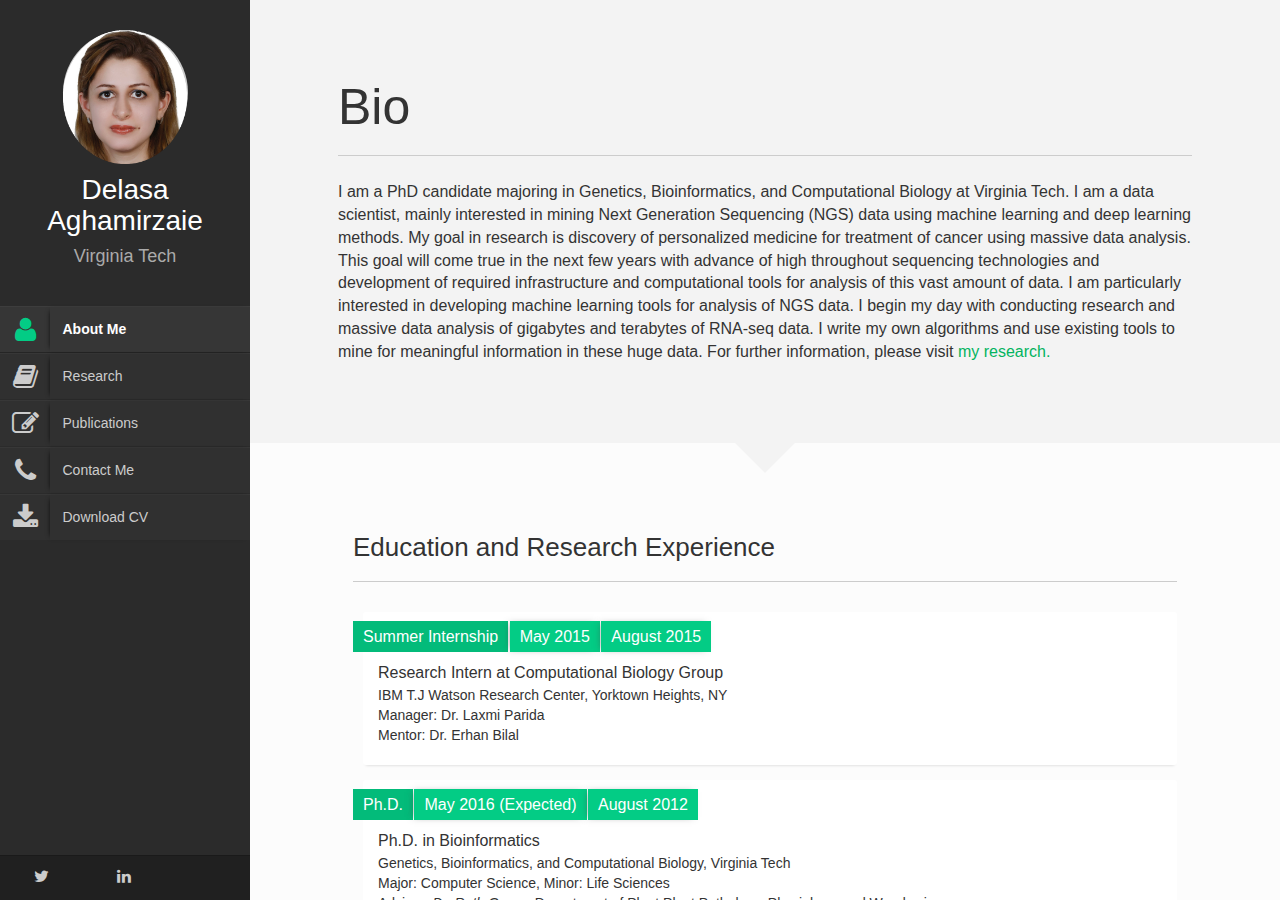
<file: index.html>
<!DOCTYPE html>
<html lang="en">
    <head>
        <title>Delasa Aghamirzaie</title>
        <meta http-equiv="Content-Type" content="text/html; charset=UTF-8">
        <meta name="author" content="Delasa Aghamirzaie">
        <meta name="viewport" content="width=device-width, initial-scale=1, maximum-scale=1">
        
        <meta name="description" content="Delasa Aghamirzaie academic webpage" />
        <meta name="keywords" content="Delasa Aghamirzaie academic webpage, Delasa Aghamirzaie" />
		 <meta name="keywords" content="Delasa Aghamirzaie, Delasa, Aghamirzaie, bioinformatics" />
		 <meta name="author" content="Delasa Aghamirzaie">
        <meta name="keywords" content="meta, metatags, meta tag, meta tags, submit, search engines, spiders, sites, submit site, search engine submit, website, submit website, add meta tags, find website, be found on internet, keywords, keyword">
        <meta name="keywords" content="meta, metatags, meta tag, meta tags, submit, Delasa Aghamirzaie, search engines, spiders, sites, submit site, search engine submit, website, submit website, add meta tags, find website, be found on internet, keywords, keyword"> 
        <meta name="keywords" content="Delasa Aghamirzaie, Delasa Aghamirzaie, Delasa Aghamirzaie, Delasa Aghamirzaie, Delasa Aghamirzaie, Delasa Aghamirzaie,Delasa Aghamirzaie,Delasa Aghamirzaie,Delasa Aghamirzaie, Delasa Aghamirzaie,Delasa Aghamirzaie,Delasa Aghamirzaie">
         <meta name="keywords" content="Delasa, Delasa, Delasa, Delasa , Delasa , Delasa ,Delasa ,Delasa ,Delasa ,  Aghamirzaie, Aghamirzaie, Aghamirzaie">

       
       
        <link rel="shortcut icon" href="../favicon.ico">

        <!--CSS styles-->
        <link rel="stylesheet" href="css/bootstrap.css">
        <link rel="stylesheet" href="css/font-awesome.min.css">  
        <link rel="stylesheet" href="css/perfect-scrollbar-0.4.5.min.css">
        <link rel="stylesheet" href="css/magnific-popup.css">
        <link rel="stylesheet" href="css/style.css">
        <link id="theme-style" rel="stylesheet" href="css/styles/default.css">

        
        <!--/CSS styles-->
        <!--Javascript files-->
        <script type="text/javascript" src="js/jquery-1.10.2.js"></script>
        <script type="text/javascript" src="js/TweenMax.min.js"></script>
        <script type="text/javascript" src="js/jquery.touchSwipe.min.js"></script>
        <script type="text/javascript" src="js/jquery.carouFredSel-6.2.1-packed.js"></script>
        
        <script type="text/javascript" src="js/modernizr.custom.63321.js"></script>
        <script type="text/javascript" src="js/jquery.dropdownit.js"></script>

        <script type="text/javascript" src="js/jquery.stellar.min.js"></script>
        <script type="text/javascript" src="js/ScrollToPlugin.min.js"></script>

        <script type="text/javascript" src="js/bootstrap.min.js"></script>

        <script type="text/javascript" src="js/jquery.mixitup.min.js"></script>

        <script type="text/javascript" src="js/masonry.min.js"></script>

        <script type="text/javascript" src="js/perfect-scrollbar-0.4.5.with-mousewheel.min.js"></script>

        <script type="text/javascript" src="js/magnific-popup.js"></script>
        <script type="text/javascript" src="js/custom.js"></script>

        <!--/Javascript files-->

    </head>
    <body>

        <div id="wrapper">
            <a href="#sidebar" class="mobilemenu"><i class="icon-reorder"></i></a>

            <div id="sidebar">
                <div id="main-nav">
                    <div id="nav-container">
                        <div id="profile" class="clearfix">
                            <div class="portrate hidden-xs">
         
                             <img alt="image" src="img/personal/personeli_circluar2.png" class="img-responsive">
                            </div>
                         	
                            
                            <div class="title">
                                <h2>Delasa Aghamirzaie</h2>
                                <h3>Virginia Tech</h3>
                            </div>
                            
                        </div>
                        <ul id="navigation">
                            <li class="currentmenu">
                              <a href="index.html">
                                <div class="icon icon-user"></div>
                                <div class="text">About Me</div>
                              </a>
                            </li>  
                            
                            <li>
                              <a href="research.html">
                                <div class="icon icon-book"></div>
                                <div class="text">Research</div>
                              </a>
                            </li> 
                            
                            <li>
                              <a href="publication.html">
                                <div class="icon icon-edit"></div>
                                <div class="text">Publications</div>
                              </a>
                            </li> 

                       <!--     <li>
                              <a href="skills.html">
                                <div class="icon icon-time"></div>
                                <div class="text">Skills</div>
                              </a>
                            </li> -->

                            <!-- <li>
                              <a href="gallery.html">
                                <div class="icon icon-picture"></div>
                                <div class="text">Gallery</div>
                              </a>
                            </li> -->

                            <li>
                              <a href="contact.html">
                                  <div class="icon icon-phone"></div>
                                  <div class="text">Contact Me</div>
                              </a>
                            </li>

                            <li>
                              <a href="Delasa_CV.pdf" target="_blank">
                                  <div class="icon icon-download-alt"></div>
                                  <div class="text">Download CV</div>
                              </a>
                            </li>
                        </ul>
                    </div>        
                </div>
                
                <div class="social-icons">
                    <ul>
                        
                        <li><a href="https://twitter.com/Delasa1" target="_blank"><i class="icon-twitter"></i></a></li>
                        <li><a href="https://www.linkedin.com/in/delasa" target="_blank"><i class="icon-linkedin"></i></a></li>
                    </ul>
                </div>    
            </div>

            <div id="main">
            
<div id="biography" class="page home" data-pos="home">
                    
                    <div class="pageheader">
                        <div class="headercontent">
                            <div class="section-container">
                                
                                <div class="row">
                    			 <h3 class="title">Bio</h3>
                    			 		
                                        <p> I am  a PhD candidate majoring in Genetics, Bioinformatics, and Computational Biology at Virginia Tech. 
                                        I am a data scientist, mainly interested in mining Next Generation Sequencing (NGS) data using machine learning and deep learning methods. 
                                        My goal in research is discovery of personalized medicine for treatment of cancer using massive data analysis. 
                                        This goal will come true in the next few years with advance of high throughout sequencing technologies and development of required infrastructure and computational tools for analysis of this vast amount of data.
                                         I am particularly interested in developing machine learning tools for analysis of NGS data. 
                                         I begin my day with conducting research and massive data analysis of gigabytes and terabytes of RNA-seq data. I write my own algorithms and use existing tools to mine for meaningful information in these huge data.
                                         For further information, please visit <a href="research.html" style="color: #04B45F" target="_blank">  my research.</a> </p>
                    
                    					 <span style="opacity: 0;"><font color=\"black\" face=\"arial\" size=\"4\">Delasa Aghamirzaie</font>
                    					 <span style="opacity: 0;"><font color=\"black\" face=\"arial\" size=\"4\">Delasa Aghamirzaie</font>
                    					 <span style="opacity: 0;"><font color=\"black\" face=\"arial\" size=\"4\">Delasa Aghamirzaie</font>	
                    
                                    <div class="col-sm-2 visible-sm"></div>
                                
            
                                  <div class="clearfix visible-sm visible-xs"></div> 
                                   <div class="col-sm-12 col-md-7">
                                   </div> 
                                   
                                <!--How to contact Delasa   <div class="col-md-4">
                                        <ul class="list-unstyled">
                                            <li>
                                                <strong><i class="icon-phone"></i>&nbsp;&nbsp;</strong>
                                                <span>office: 808-808 88 88</span>
                                            </li>
                                            <li>
                                                <strong><i class="icon-phone"></i>&nbsp;&nbsp;</strong>
                                                <span>lab: 808-808 88 88</span>
                                            </li>
                                            <li>
                                                <strong><i class="icon-envelope"></i>&nbsp;&nbsp;</strong>
                                                <span>jdoe@stanford.edu</span>
                                            </li>
                                            <li>
                                                <strong><i class="icon-envelope"></i>&nbsp;&nbsp;</strong>
                                                <span>jdoe@gmail.com</span>
                                            </li>
                                            <li>
                                                <strong><i class="icon-skype"></i>&nbsp;&nbsp;</strong>
                                                <span>jenniferDoe</span>
                                            </li>
                                            <li>
                                                <strong><i class="icon-twitter"></i>&nbsp;&nbsp;</strong>
                                                <span>#jenniferDoe</span>
                                            </li>
                                            <li>
                                                <strong><i class="icon-linkedin-sign"></i>&nbsp;&nbsp;</strong>
                                                <span><a href="#">us.linkedin.com/in/jdoe</a></span>
                                            </li>
                                        </ul>    

                                    </div>
                                   -->
                                    
                                </div> 
                                
                                
                                
                                
                            </div>        
                        </div>
                    </div>




                    <div class="pagecontents">
                        <div class="section color-1">
                            <div class="section-container">
                            <div class="title text-left">
                            <h3>Education and Research Experience</h3>
                            </div>
                            <ul class="ul-card">
                            				<li>
                                                <div class="dy">
                                                    <span class="degree">Summer Internship</span>
                                                    <span class="year">May 2015</span>
                                                     <span class="year">August 2015</span>
                                                </div>
                                                <div class="description">
                                                    <p class="what">Research Intern at Computational Biology Group</p>
                                                    <p class="where"> IBM T.J Watson Research Center, Yorktown Heights, NY</p>
                                                    <p class="where">Manager: Dr. Laxmi Parida </p>  
                                                    <p class="where">Mentor: Dr. Erhan Bilal </p>
                                                </div>
                                            </li>
                                            <li>
                                                <div class="dy">
                                                    <span class="degree">Ph.D.</span>
                                                    <span class="year">May 2016 (Expected)</span>
                                                     <span class="year">August 2012</span>
                                                </div>
                                                <div class="description">
                                                    <p class="waht">Ph.D. in Bioinformatics</p>
                                                    <p class="where"> Genetics, Bioinformatics, and Computational Biology, Virginia Tech</p>
                                                    <p class="where"> Major: Computer Science, Minor: Life Sciences</p>
                                                    <p class="where">Advisor: <em>Dr. Ruth Grene, </em> Department of Plant Plant Pathology, Physiology, and Weed sciences.</p>  
                                                    <p class="where">Co-advisors: <em>Dr. Lenwood Heath and Dr. Eva Collakova, </em> Department of Computer Science, Deparment of Plant Plant Pathology, Physiology, and Weed sciences</p>
                                                </div>
                                            </li>
                                            <li>
                                                <div class="dy">
                                                    <span class="degree">M.Sc.</span><span class="year">2011</span>
                                                </div>
                                                <div class="description">
                                                    <p class="waht">Master of Science in Computer Engineering</p>
                                                    <p class="where">Amirkabir University of Technology (Tehran Polytechnique)</p>
                                                </div>
                                            </li>
                                            <li>
                                                <div class="dy">
                                                    <span class="degree">B.Sc.</span><span class="year">2009</span>
                                                </div>
                                                <div class="description">
                                                    <p class="waht">Bachelor of Science in Computer Engineering</p>
                                                    <p class="where">Amirkabir University of Technology (Tehran Polytechnique)</p>
                                                </div>
                                            </li>
                                            
                                        </ul>
                            
                          
                            </div>
                             </div>
                           
                             

                       <div class="pagecontents">
                        <div class="section color-1">
                            <div class="section-container">
                            <div class="title text-left">
                            <h3>Honers & Awards</h3>
                            </div>
                                        <ul class="timeline">
                                            <li >
                                                <div class="date">March 2015</div>
                                                <div class="circle"></div>
                                                <div class="data">
                                                    <div class="subject">Molecular Plant Science (MPS) Student Grant Proposal Winner</div>
                    
                                                </div>
                                            </li>
                                                    
                                            <li >
                                                <div class="date">March 2014</div>
                                                <div class="circle"></div>
                                                <div class="data">
                                                    <div class="subject">Molecular Plant Science (MPS) Travel Award Fellowship for 2nd Plant Genomics Conference</div>
                    
                                                </div>
                                            </li>
                                            
                                            <li >
                                                <div class="date">April 2014</div>
                                                <div class="circle"></div>
                                                <div class="data">
                                                    <div class="subject">Best Poster Award at PPWS Symposium</div>
                    
                                                </div>
                                            </li>
                                            
                                            
                                            <li >
                                                <div class="date">November 2013</div>
                                                <div class="circle"></div>
                                                <div class="data">
                                                    <div class="subject">NIH Fellowship for National Short Course in System Biology, University of California, Irvine</div>
                                                    
                                                </div>
                                            </li>
                                            <li >
                                                <div class="date">May 2011</div>
                                                <div class="circle"></div>
                                                <div class="data">
                                                    <div class="subject">Best Master Thesis Award in  Amirkabir University of Technology</div>
                                                    
                                                </div>
                                            </li>
                                            <li >
                                                <div class="date">September 2011</div>
                                                <div class="circle"></div>
                                                <div class="data">
                                                    <div class="subject">Ranked 3rd among M.Sc. Students in Computer Engineering at Amirkabir University of Technology</div>
                                                    
                                                </div>
                                            </li>
                                            
                                             <li >
                                                <div class="date">September 2009</div>
                                                <div class="circle"></div>
                                                <div class="data">
                                                    <div class="subject">Ranked 2rd among B.Sc. Students in Computer Engineering at Amirkabir University of Technology </div>
                                                    
                                                </div>
                                            </li>
                                           

                                        </ul>
                                    </div>
                                </div>
                            </div>
                        </div>                            
                    </div>
                </div>

                
<span style="opacity: 0;"><font color=\"black\" face=\"arial\" size=\"4\">Delasa Aghamirzaie</font>
<span style="opacity: 0;"><font color=\"black\" face=\"arial\" size=\"4\">Delasa Aghamirzaie</font>
<span style="opacity: 0;"><font color=\"black\" face=\"arial\" size=\"4\">Delasa Aghamirzaie</font>
<span style="opacity: 0;"><font color=\"black\" face=\"arial\" size=\"4\">Delasa Aghamirzaie</font>
<span style="opacity: 0;"><font color=\"black\" face=\"arial\" size=\"4\">Delasa Aghamirzaie</font>
<span style="opacity: 0;"><font color=\"black\" face=\"arial\" size=\"4\">Delasa Aghamirzaie</font>
<span style="opacity: 0;"><font color=\"black\" face=\"arial\" size=\"4\">Delasa Aghamirzaie</font>
                
            </div>
        </div>
    </body>
</html>
</file>
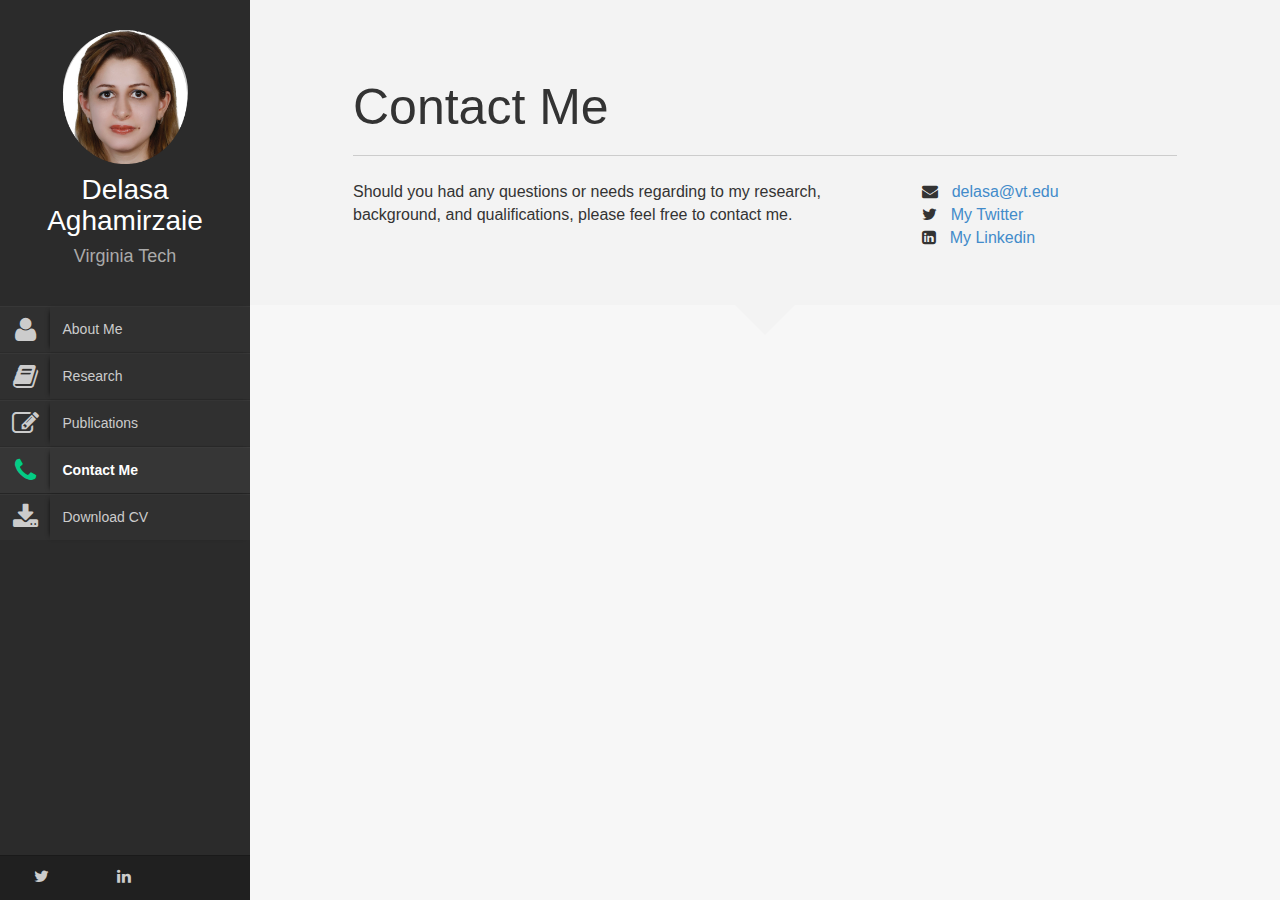
<file: contact.html>
<!DOCTYPE html>
<html lang="en">
    <head>
        <title>Delasa Aghamirzaie</title>
        <meta http-equiv="Content-Type" content="text/html; charset=UTF-8">
        <meta name="author" content="owwwlab.com">
        <meta name="viewport" content="width=device-width, initial-scale=1, maximum-scale=1">
        
        <meta name="description" content="Delasa Aghamirzaie academic webpage" />
        <meta name="keywords" content="Delasa Aghamirzaie academic webpage, Delasa Aghamirzaie" />
		<meta name="keywords" content="Delasa Aghamirzaie, Delasa, Aghamirzaie, bioinformatics" />
		<meta name="author" content="Delasa Aghamirzaie">
         <meta name="keywords" content="meta, metatags, meta tag, meta tags, submit, search engines, spiders, sites, submit site, search engine submit, website, submit website, add meta tags, find website, be found on internet, keywords, keyword">
        <meta name="keywords" content="meta, metatags, meta tag, meta tags, submit, Delasa Aghamirzaie, search engines, spiders, sites, submit site, search engine submit, website, submit website, add meta tags, find website, be found on internet, keywords, keyword"> 
        <meta name="keywords" content="Delasa Aghamirzaie, Delasa Aghamirzaie, Delasa Aghamirzaie, Delasa Aghamirzaie, Delasa Aghamirzaie, Delasa Aghamirzaie,Delasa Aghamirzaie,Delasa Aghamirzaie,Delasa Aghamirzaie, Delasa Aghamirzaie,Delasa Aghamirzaie,Delasa Aghamirzaie">
         <meta name="keywords" content="Delasa, Delasa, Delasa, Delasa , Delasa , Delasa ,Delasa ,Delasa ,Delasa ,  Aghamirzaie, Aghamirzaie, Aghamirzaie">




        <link rel="shortcut icon" href="../favicon.ico">

        <!--CSS styles-->
        <link rel="stylesheet" href="css/bootstrap.css">
        <link rel="stylesheet" href="css/font-awesome.min.css">  
        <link rel="stylesheet" href="css/perfect-scrollbar-0.4.5.min.css">
        <link rel="stylesheet" href="css/magnific-popup.css">
        <link rel="stylesheet" href="css/style.css">
        <link id="theme-style" rel="stylesheet" href="css/styles/default.css">

        
        <!--/CSS styles-->
        <!--Javascript files-->
        <script type="text/javascript" src="js/jquery-1.10.2.js"></script>
        <script type="text/javascript" src="js/TweenMax.min.js"></script>
        <script type="text/javascript" src="js/jquery.touchSwipe.min.js"></script>
        <script type="text/javascript" src="js/jquery.carouFredSel-6.2.1-packed.js"></script>
        
        <script type="text/javascript" src="js/modernizr.custom.63321.js"></script>
        <script type="text/javascript" src="js/jquery.dropdownit.js"></script>

        <script type="text/javascript" src="js/jquery.stellar.min.js"></script>
        <script type="text/javascript" src="js/ScrollToPlugin.min.js"></script>

        <script type="text/javascript" src="js/bootstrap.min.js"></script>

        <script type="text/javascript" src="js/jquery.mixitup.min.js"></script>

        <script type="text/javascript" src="js/masonry.min.js"></script>

        <script type="text/javascript" src="js/perfect-scrollbar-0.4.5.with-mousewheel.min.js"></script>

        <script type="text/javascript" src="js/magnific-popup.js"></script>
        <script type="text/javascript" src="js/custom.js"></script>

        <!--/Javascript files-->

    </head>
    <body>

       <p> Delasa Aghamirzaie</p>
        <div id="wrapper">
            <a href="#sidebar" class="mobilemenu"><i class="icon-reorder"></i></a>

            <div id="sidebar">
                <div id="main-nav">
                    <div id="nav-container">
                        <div id="profile" class="clearfix">
                            <div class="portrate hidden-xs">
         
                             <img alt="image" src="img/personal/personeli_circluar2.png" class="img-responsive">
                            </div>
                         	
                            
                            <div class="title">
                                <h2>Delasa Aghamirzaie</h2>
                                <h3>Virginia Tech</h3>
                            </div>
                            
                        </div>
                        <ul id="navigation">
                            <li >
                              <a href="index.html">
                                <div class="icon icon-user"></div>
                                <div class="text">About Me</div>
                              </a>
                            </li>  
                            
                            <li>
                              <a href="research.html">
                                <div class="icon icon-book"></div>
                                <div class="text">Research</div>
                              </a>
                            </li> 
                            
                            <li>
                              <a href="publication.html">
                                <div class="icon icon-edit"></div>
                                <div class="text">Publications</div>
                              </a>
                            </li> 

                         <!--   <li>
                              <a href="skills.html">
                                <div class="icon icon-time"></div>
                                <div class="text">Skills</div>
                              </a>
                            </li> !-->

                            <!-- <li>
                              <a href="gallery.html">
                                <div class="icon icon-picture"></div>
                                <div class="text">Gallery</div>
                              </a>
                            </li> -->

                            <li class="currentmenu">
                              <a href="contact.html">
                                  <div class="icon icon-phone"></div>
                                  <div class="text">Contact Me</div>
                              </a>
                            </li>

                            <li>
                              <a href="Delasa_CV.pdf" target="_blank">
                                  <div class="icon icon-download-alt"></div>
                                  <div class="text">Download CV</div>
                              </a>
                            </li>
                        </ul>
                    </div>        
                </div>
                
                <div class="social-icons">
                    <ul>
                        
                        <li><a href="https://twitter.com/Delasa1" target="_blank"><i class="icon-twitter"></i></a></li>
                        <li><a href="https://www.linkedin.com/in/delasa" target="_blank"><i class="icon-linkedin"></i></a></li>
                    </ul>
                </div>    
            </div>
            <div id="main">
                
                <div id="contact" class="page stellar">
                    <div class="pageheader">
                        <div class="headercontent">
                            <div class="section-container">
                                
                                <h2 class="title">Contact Me</h2>
                            
                                <div class="row">
                                    <div class="col-md-8">
                                    
                                    <p> Should you had any questions or needs regarding to my research, background, and qualifications, please feel free to contact me. </p>
                                    </div>
                                    <div class="col-md-4">
                                        <ul class="list-unstyled">
                                            <!--<li>
                                                <strong><i class="icon-phone"></i>&nbsp;&nbsp;</strong>
                                                <span>office: 808-808 88 88</span>
                                            </li>
                                            <li>
                                                <strong><i class="icon-phone"></i>&nbsp;&nbsp;</strong>
                                                <span>lab: 808-808 88 88</span>
                                            </li> -->
                                            <li>
                                                <strong><i class="icon-envelope"></i>&nbsp;&nbsp;</strong>
                                                <span><a href="mailto:delasa@vt.edu?" target="_top">delasa@vt.edu</a></span>
                                            </li>
                                          <!--  <li>
                                                <strong><i class="icon-envelope"></i>&nbsp;&nbsp;</strong>
                                                <span>delasa.aghamirzaie@gmail.com</span>
                                            </li> -->
                                           
                                            <li>
                                                <strong><i class="icon-twitter"></i>&nbsp;&nbsp;</strong>
                                                <span><a href=" https://twitter.com/Delasa1" target="_blank"> My Twitter</a></span>
                                               
                                            </li>
                                            <li>
                                                <strong><i class="icon-linkedin-sign"></i>&nbsp;&nbsp;</strong>
                                                <span><a href="https://www.linkedin.com/in/delasa" target="_blank"> My Linkedin</a></span>
                                               
                                            </li>
                                        </ul>    

                                    </div>
                                </div>
                            </div>
                        </div>
                    </div>
                 
                    
                </div>
                
            </div>
        </div>
    </body>
</html>
</file>
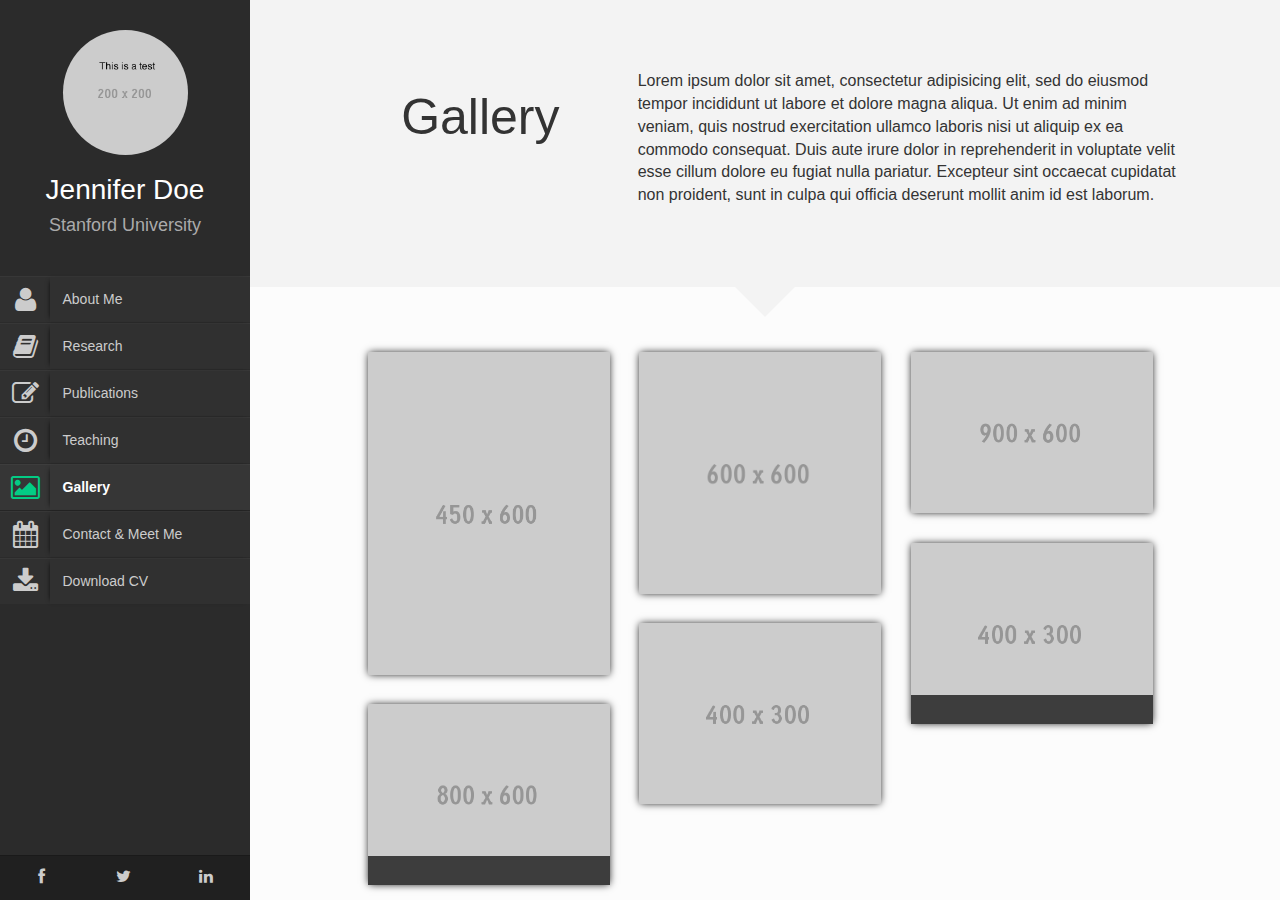
<file: gallery.html>
<!DOCTYPE html>
<html lang="en">
    <head>
        <title>Faculty-Responsive university staff personal page</title>
        <meta http-equiv="Content-Type" content="text/html; charset=UTF-8">
        <meta name="author" content="owwwlab.com">
        <meta name="viewport" content="width=device-width, initial-scale=1, maximum-scale=1">
        
        <meta name="description" content="A theme for faculty profile page" />
        <meta name="keywords" content="faculty profile, theme,css, html, jquery, transition, transform, 3d, css3" />

        <link rel="shortcut icon" href="../favicon.ico">

        <!--CSS styles-->
        <link rel="stylesheet" href="css/bootstrap.css">
        <link rel="stylesheet" href="css/font-awesome.min.css">  
        <link rel="stylesheet" href="css/perfect-scrollbar-0.4.5.min.css">
        <link rel="stylesheet" href="css/magnific-popup.css">
        <link rel="stylesheet" href="css/style.css">
        <link id="theme-style" rel="stylesheet" href="css/styles/default.css">

        
        <!--/CSS styles-->
        <!--Javascript files-->
        <script type="text/javascript" src="js/jquery-1.10.2.js"></script>
        <script type="text/javascript" src="js/TweenMax.min.js"></script>
        <script type="text/javascript" src="js/jquery.touchSwipe.min.js"></script>
        <script type="text/javascript" src="js/jquery.carouFredSel-6.2.1-packed.js"></script>
        
        <script type="text/javascript" src="js/modernizr.custom.63321.js"></script>
        <script type="text/javascript" src="js/jquery.dropdownit.js"></script>

        <script type="text/javascript" src="js/jquery.stellar.min.js"></script>
        <script type="text/javascript" src="js/ScrollToPlugin.min.js"></script>

        <script type="text/javascript" src="js/bootstrap.min.js"></script>

        <script type="text/javascript" src="js/jquery.mixitup.min.js"></script>

        <script type="text/javascript" src="js/masonry.min.js"></script>

        <script type="text/javascript" src="js/perfect-scrollbar-0.4.5.with-mousewheel.min.js"></script>

        <script type="text/javascript" src="js/magnific-popup.js"></script>
        <script type="text/javascript" src="js/custom.js"></script>

        <!--/Javascript files-->

    </head>
    <body>

        <div id="wrapper">
            <a href="#sidebar" class="mobilemenu"><i class="icon-reorder"></i></a>

            <div id="sidebar">
                <div id="main-nav">
                    <div id="nav-container">
                        <div id="profile" class="clearfix">
                            <div class="portrate hidden-xs"></div>
                            <div class="title">
                                <h2>Jennifer Doe</h2>
                                <h3>Stanford University</h3>
                            </div>
                            
                        </div>
                        <ul id="navigation">
                            <li>
                              <a href="index.html">
                                <div class="icon icon-user"></div>
                                <div class="text">About Me</div>
                              </a>
                            </li>  
                            
                            <li>
                              <a href="research.html">
                                <div class="icon icon-book"></div>
                                <div class="text">Research</div>
                              </a>
                            </li> 
                            
                            <li>
                              <a href="publication.html">
                                <div class="icon icon-edit"></div>
                                <div class="text">Publications</div>
                              </a>
                            </li> 

                            <li>
                              <a href="teaching.html">
                                <div class="icon icon-time"></div>
                                <div class="text">Teaching</div>
                              </a>
                            </li>

                            <li class="currentmenu">
                              <a href="gallery.html">
                                <div class="icon icon-picture"></div>
                                <div class="text">Gallery</div>
                              </a>
                            </li>

                            <li>
                              <a href="contact.html">
                                  <div class="icon icon-calendar"></div>
                                  <div class="text">Contact & Meet Me</div>
                              </a>
                            </li>

                            <li>
                              <a href="cv.pdf">
                                  <div class="icon icon-download-alt"></div>
                                  <div class="text">Download CV</div>
                              </a>
                            </li>
                        </ul>
                    </div>        
                </div>
                
                <div class="social-icons">
                    <ul>
                        <li><a href="#"><i class="icon-facebook"></i></a></li>
                        <li><a href="#"><i class="icon-twitter"></i></a></li>
                        <li><a href="#"><i class="icon-linkedin"></i></a></li>
                    </ul>
                </div>    
            </div>

            <div id="main">
            
                <div id="gallery" class="page">
                    <div class="pagecontents">
                        
                        <div class="section pageheader" id="gallery-header">
                            <div class="section-container">
                                <div class="row">
                                    <div class="col-md-4">
                                        <h2>Gallery</h2>
                                    </div>
                                    <div class="col-md-8">
                                        <p>Lorem ipsum dolor sit amet, consectetur adipisicing elit, sed do eiusmod tempor incididunt ut labore et dolore magna aliqua. Ut enim ad minim veniam, quis nostrud exercitation ullamco laboris nisi ut aliquip ex ea commodo consequat. Duis aute irure dolor in reprehenderit in voluptate velit esse cillum dolore eu fugiat nulla pariatur. Excepteur sint occaecat cupidatat non proident, sunt in culpa qui officia deserunt mollit anim id est laborum.</p>
                                    </div>
                                </div>
                            </div>
                        </div>

                        <div class="section color-1" id="gallery-large">
                            <div class="section-container">
                                
                                <ul id="grid" class="grid">
                                    <li>
                                        <div>
                                            <img alt="image" src="img/gallery/450x600.png">
                                            <a href="img/gallery/450x600.png" class="popup-with-move-anim">
                                                <div class="over">
                                                    <div class="comein">
                                                        <i class="icon-search"></i>
                                                        <div class="comein-bg"></div>
                                                    </div>
                                                </div>
                                            </a>
                                        </div>
                                    </li>
                                    <li>
                                        <div>
                                            <img alt="image" src="img/gallery/600x600.png">
                                            <a href="img/gallery/600x500.png" class="popup-with-move-anim">
                                                <div class="over">
                                                    <div class="comein">
                                                        <h3>Image Title</h3>
                                                        <p>Lorem ipsum dolor sit amet, consectetur adipisicing elit, sed do eiusmod tempor incididunt ut labore et dolore magna aliqua.</p>
                                                        <div class="comein-bg"></div>
                                                    </div>
                                                </div>
                                            </a>
                                        </div>
                                    </li>
                                    <li>
                                        <div>
                                            <img alt="image" src="img/gallery/900x600.png">
                                            <a href="img/gallery/900x600.png" class="popup-with-move-anim">
                                                <div class="over">
                                                    <div class="comein">
                                                        <i class="icon-search"></i>
                                                        <div class="comein-bg"></div>
                                                    </div>
                                                </div>
                                            </a>
                                        </div>
                                    </li>
                                    <li>
                                        <div>
                                            <img alt="image" src="img/gallery/400x300.png">
                                            <a href="img/gallery/400x300.png" class="popup-with-move-anim"> 
                                                <div class="over">
                                                    <div class="comein">
                                                        <h3>Image Title</h3>
                                                        <p>Lorem ipsum dolor sit amet, consectetur adipisicing elit, sed do eiusmod tempor incididunt ut labore et dolore magna aliqua.</p>
                                                        <div class="comein-bg"></div>
                                                    </div>
                                                </div>
                                            </a>
                                        </div>
                                    </li>
                                    <li>
                                        <div>
                                            <img alt="image" src="img/gallery/400x300.png">
                                            <a href="img/gallery/400x300.png" class="popup-with-move-anim">
                                                <div class="over">
                                                    <div class="comein">
                                                        <i class="icon-search"></i>
                                                        <div class="comein-bg"></div>
                                                    </div>
                                                </div>
                                            </a>
                                        </div>
                                    </li>
                                    <li>
                                        <div>
                                            <img alt="image" src="img/gallery/800x600.png">
                                            <a href="img/gallery/800x600.png" class="popup-with-move-anim">
                                                <div class="over">
                                                    <div class="comein">
                                                        <h3>Image Title</h3>
                                                        <p>Lorem ipsum dolor sit amet, consectetur adipisicing elit, sed do eiusmod tempor incididunt ut labore et dolore magna aliqua.</p>
                                                        <div class="comein-bg"></div>
                                                    </div>
                                                </div>
                                            </a>
                                        </div>
                                    </li>
                                    
                                    
                                </ul>
                                    
                            </div>
                        </div>
                    </div>
                    
                </div>

            </div>
        </div>
    </body>
</html>
</file>
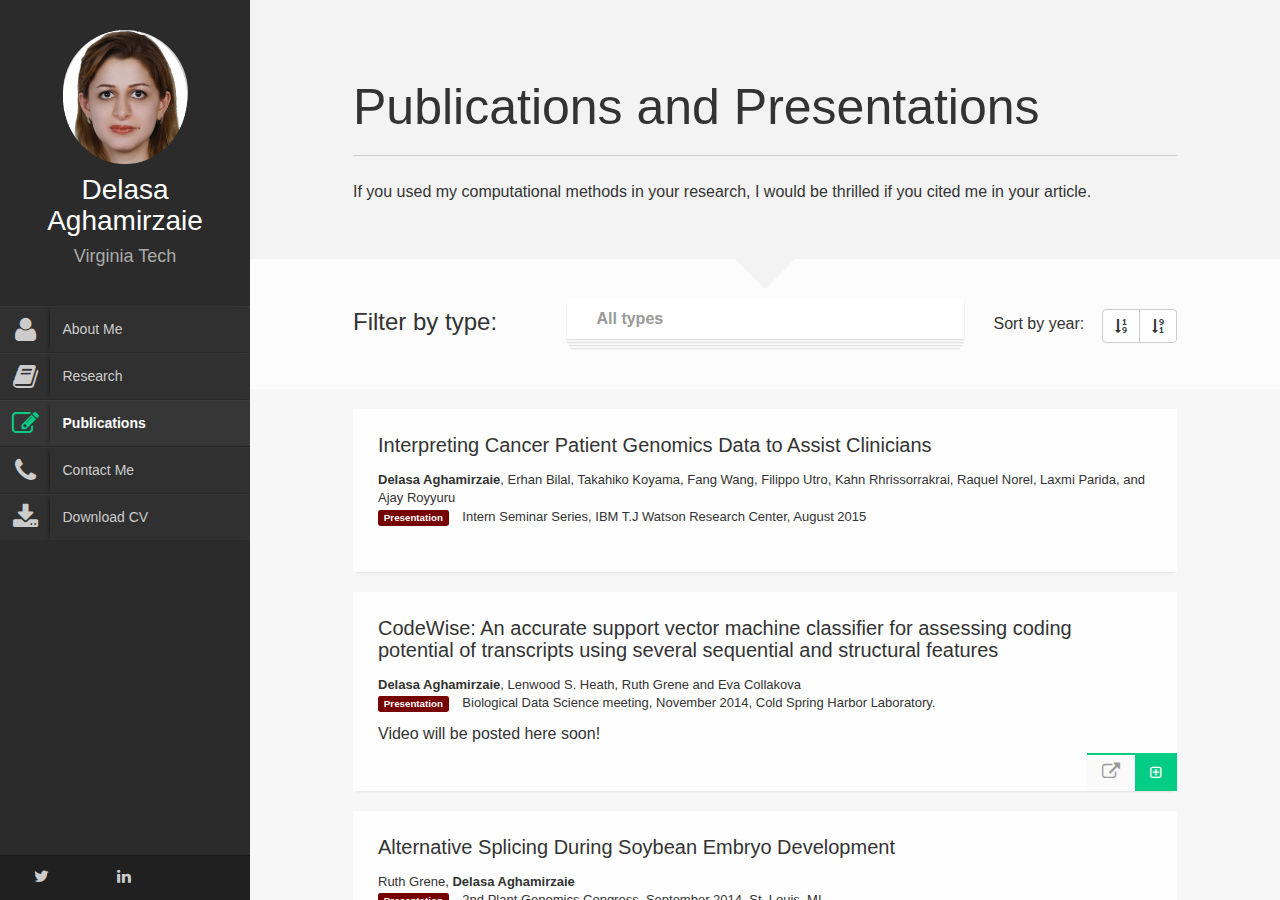
<file: publication.html>
<!DOCTYPE html>
<html lang="en">
    <head>
        <title>Delasa Aghamirzaie</title>
        <meta http-equiv="Content-Type" content="text/html; charset=UTF-8">
        <meta name="author" content="Delasa Aghamirzaie">
        <meta name="viewport" content="width=device-width, initial-scale=1, maximum-scale=1">
        
		<meta name="description" content="Delasa Aghamirzaie academic webpage" />
        <meta name="keywords" content="Delasa Aghamirzaie academic webpage, Delasa Aghamirzaie" />
		 <meta name="keywords" content="Delasa Aghamirzaie, Delasa, Aghamirzaie, bioinformatics" />
		 <meta name="author" content="Delasa Aghamirzaie">
		 <meta name="keywords" content="meta, metatags, meta tag, meta tags, submit, search engines, spiders, sites, submit site, search engine submit, website, submit website, add meta tags, find website, be found on internet, keywords, keyword">
        <meta name="keywords" content="meta, metatags, meta tag, meta tags, submit, Delasa Aghamirzaie, search engines, spiders, sites, submit site, search engine submit, website, submit website, add meta tags, find website, be found on internet, keywords, keyword"> 
        <meta name="keywords" content="Delasa Aghamirzaie, Delasa Aghamirzaie, Delasa Aghamirzaie, Delasa Aghamirzaie, Delasa Aghamirzaie, Delasa Aghamirzaie,Delasa Aghamirzaie,Delasa Aghamirzaie,Delasa Aghamirzaie, Delasa Aghamirzaie,Delasa Aghamirzaie,Delasa Aghamirzaie">
         <meta name="keywords" content="Delasa, Delasa, Delasa, Delasa , Delasa , Delasa ,Delasa ,Delasa ,Delasa ,  Aghamirzaie, Aghamirzaie, Aghamirzaie">

        
        <link rel="shortcut icon" href="../favicon.ico">

        <!--CSS styles-->
        <link rel="stylesheet" href="css/bootstrap.css">
        <link rel="stylesheet" href="css/font-awesome.min.css">  
        <link rel="stylesheet" href="css/perfect-scrollbar-0.4.5.min.css">
        <link rel="stylesheet" href="css/magnific-popup.css">
        <link rel="stylesheet" href="css/style.css">
        <link id="theme-style" rel="stylesheet" href="css/styles/default.css">

        
        <!--/CSS styles-->
        <!--Javascript files-->
        <script type="text/javascript" src="js/jquery-1.10.2.js"></script>
        <script type="text/javascript" src="js/TweenMax.min.js"></script>
        <script type="text/javascript" src="js/jquery.touchSwipe.min.js"></script>
        <script type="text/javascript" src="js/jquery.carouFredSel-6.2.1-packed.js"></script>
        
        <script type="text/javascript" src="js/modernizr.custom.63321.js"></script>
        <script type="text/javascript" src="js/jquery.dropdownit.js"></script>

        <script type="text/javascript" src="js/jquery.stellar.min.js"></script>
        <script type="text/javascript" src="js/ScrollToPlugin.min.js"></script>

        <script type="text/javascript" src="js/bootstrap.min.js"></script>

        <script type="text/javascript" src="js/jquery.mixitup.min.js"></script>

        <script type="text/javascript" src="js/masonry.min.js"></script>

        <script type="text/javascript" src="js/perfect-scrollbar-0.4.5.with-mousewheel.min.js"></script>

        <script type="text/javascript" src="js/magnific-popup.js"></script>
        <script type="text/javascript" src="js/custom.js"></script>

        <!--/Javascript files-->

    </head>
    <body>

       
        <div id="wrapper">
            <a href="#sidebar" class="mobilemenu"><i class="icon-reorder"></i></a>

            <div id="sidebar">
                <div id="main-nav">
                    <div id="nav-container">
                        <div id="profile" class="clearfix">
                            <div class="portrate hidden-xs">
         
                             <img alt="image" src="img/personal/personeli_circluar2.png" class="img-responsive">
                            </div>
                         	
                            
                            <div class="title">
                                <h2>Delasa Aghamirzaie</h2>
                                <h3>Virginia Tech</h3>
                            </div>
                            
                        </div>
                        <ul id="navigation">
                            <li >
                              <a href="index.html">
                                <div class="icon icon-user"></div>
                                <div class="text">About Me</div>
                              </a>
                            </li>  
                            
                            <li>
                              <a href="research.html">
                                <div class="icon icon-book"></div>
                                <div class="text">Research</div>
                              </a>
                            </li> 
                            
                            <li class="currentmenu">
                              <a href="publication.html">
                                <div class="icon icon-edit"></div>
                                <div class="text">Publications</div>
                              </a>
                            </li> 

                           <!-- <li>
                              <a href="skills.html">
                                <div class="icon icon-time"></div>
                                <div class="text">Skills</div>
                              </a>
                            </li> -->

                            <!-- <li>
                              <a href="gallery.html">
                                <div class="icon icon-picture"></div>
                                <div class="text">Gallery</div>
                              </a>
                            </li> -->

                            <li>
                              <a href="contact.html">
                                  <div class="icon icon-phone"></div>
                                  <div class="text">Contact Me</div>
                              </a>
                            </li>

                            <li>
                              <a href="Delasa_CV.pdf" target="_blank">
                                  <div class="icon icon-download-alt"></div>
                                  <div class="text">Download CV</div>
                              </a>
                            </li>
                        </ul>
                    </div>        
                </div>
                
                <div class="social-icons">
                    <ul>
                        
                        <li><a href="https://twitter.com/Delasa1" target="_blank"><i class="icon-twitter"></i></a></li>
                        <li><a href="https://www.linkedin.com/in/delasa" target="_blank"><i class="icon-linkedin"></i></a></li>
                    </ul>
                </div>    
            </div>
            <div id="main">
            
                <div id="publications" class="page">
                    <div class="page-container">
                        <div class="pageheader">
                            <div class="headercontent">
                                <div class="section-container">
                                    
                                    <h2 class="title">Publications and Presentations</h2>
                                    <div class="row">
                                        <div class="col-md-12">
                                            <p>If you used my computational methods in your research, I would be thrilled if you cited me in your article.  </p>
                                        </div>
                                    </div>
                                    
                                </div>
                            </div>
                        </div>

                        <div class="pagecontents">
                            
                            <div class="section color-1" id="filters">
                                <div class="section-container">
                                    <div class="row">
                                        
                                        <div class="col-md-3">
                                            <h3>Filter by type:</h3>
                                        </div>
                                        <div class="col-md-6">
                                            <select id="cd-dropdown" name="cd-dropdown" class="cd-select">
                                                <option class="filter" value="all" selected>All types</option>
                                                <option class="filter" value="presentation">Presentations</option>
                                                <option class="filter" value="jpaper">Jounal Papers</option>
                                                <option class="filter" value="cpaper">Conference Papers</option>
                                                <option class="filter" value="poster">Posters</option>
                                                
                                                <!-- <option class="filter" value="report">Reports</option>
                                                <option class="filter" value="tpaper">Technical Papers</option> -->
                                            </select>
                                        </div>
                                        
                                        <div class="col-md-3" id="sort">
                                            <span>Sort by year:</span>
                                            <div class="btn-group pull-right"> 

                                                <button type="button" data-sort="data-year" data-order="desc" class="sort btn btn-default"><i class="icon-sort-by-order"></i></button>
                                                <button type="button" data-sort="data-year" data-order="asc" class="sort btn btn-default"><i class="icon-sort-by-order-alt"></i></button>
                                            </div>
                                        </div>    
                                    </div>
                                </div>
                            </div>

                            <div class="section color-2" id="pub-grid">
                                <div class="section-container">
                                    
                                    <div class="row">
                                        <div class="col-md-12">
                                            <div class="pitems">
                                            <!-- Presentations -->
                                            <div class="item mix presentation" data-year="2015">
                                                    <div class="pubmain">
                                                        
                                                        <h4 class="pubtitle">Interpreting Cancer Patient Genomics Data to Assist Clinicians</h4>
                                                        <div class="pubauthor"><strong> Delasa Aghamirzaie</strong>, Erhan Bilal, Takahiko Koyama, Fang Wang, Filippo Utro, Kahn Rhrissorrakrai,
Raquel Norel, Laxmi Parida, and Ajay Royyuru</div>
                                                        <div class="pubcite"><span class="label label-presentation">Presentation</span>  Intern Seminar Series, IBM T.J Watson Research Center, August 2015 </div>
                                                        <p></p>
                                                        
                                                        
                                                    </div>
                                                    
                                                </div>
                                            
                                            
                                             <div class="item mix presentation" data-year="2014">
                                                    <div class="pubmain">
                                                        <div class="pubassets">
                                                            
                                                            <a href="#" class="pubcollapse">
                                                                <i class="icon-expand-alt"></i>
                                                            </a>
                                                            <a href="http://meetings.cshl.edu/meetings/2014/data14.shtml" class="tooltips" title="External link" target="_blank">
                                                                <i class="icon-external-link"></i>
                                                            </a>
                                                            
                                                            
                                                        </div>

                                                        <h4 class="pubtitle">CodeWise: An accurate support vector machine classifier for assessing coding potential of transcripts using several sequential and structural features</h4>
                                                        <div class="pubauthor"><strong> Delasa Aghamirzaie</strong>, Lenwood S. Heath, Ruth Grene and Eva Collakova</div>
                                                        <div class="pubcite"><span class="label label-presentation">Presentation</span> Biological Data Science meeting, November 2014, Cold Spring Harbor Laboratory. </div>
                                                        <p></p>
                                                        <p> Video will be posted here soon!</p>
                                                        
                                                    </div>
                                                    <div class="pubdetails">
                                                        <h4>Abstract</h4>
                                                        <p>Emergence of next generation sequencing has revealed significant levels of transcriptional activity within both unannotated and annotated regions of the genome, leading to construction of novel tramscripts. These novel transcripts may be located in the genic regions such as antisense, overlapped intronic, and overlapped exonic or may be located in the intergenic regions. However, they can be coding or noncoding in the broader aspect. Hence, one of the main tasks is to functionally characterize these novel transcripts and to determine if they are coding or noncoding (ncRNA). Although the functions of coding genes have been studied for many years, trends to characterize the function of noncoding transcripts have been started recently. Several evidences for implication of ncRNAs in control of development, growth, and disease have been reported so far. ncRNAs can perform their functions through different mechanisms such as chromatin modifications (epigenetic control of gene expression), RNA-protein interactions, and transcriptional inference.
We propose a support vector machine classifier, which can classify novel transcripts into coding or noncoding with over 98% accuracy. Several sequential and structural features have been compiled for training the classifier. The classifier has been used to classify the novel assembled transcripts from RNA-sequencing pipelines for Soybean and Arabidopsis organisms. However, it can be adapted to any species.</p>
                                                    </div>
                                                </div>
                                                
                                                 <div class="item mix presentation" data-year="2014">
                                                    <div class="pubmain">
                                                        <div class="pubassets">
                                                            
                                                            <a href="#" class="pubcollapse">
                                                                <i class="icon-expand-alt"></i>
                                                            </a>
                                                            <a href="http://www.globalengage.co.uk/pgc/PlantGenomicsUSAAgenda.pdf" class="tooltips" title="External link" target="_blank">
                                                                <i class="icon-external-link"></i>
                                                            </a>
                                                            
                                                            
                                                        </div>

                                                        <h4 class="pubtitle">Alternative Splicing During Soybean Embryo Development</h4>
                                                        <div class="pubauthor">Ruth Grene, <strong> Delasa Aghamirzaie</strong></div>
                                                        <div class="pubcite"><span class="label label-presentation">Presentation</span> 2nd Plant Genomics Congress, September 2014, St. Louis, MI. </div>
                                                        
                                                    </div>
                                                    <div class="pubdetails">
                                                        <h4>Abstract</h4>
                                                        <p>Developing soybean seeds accumulate oils, proteins, and carbohydrates that are used as oxidizable substrates providing metabolic precursors and energy during seed germination, in a process that has been intensively studied at the biochemical, but not yet at the genomic level. Seed maturation also involves highly regulated processes that are only partially understood. RNA sequencing was used to provide comprehensive information concerning transcriptional and post-transcriptional events that take place in developing soybean embryos. Distinct classes of alternatively spliced isoforms were detected and corresponding changes in their levels on a global scale during soybean embryo development were distinguished, using bioinformatics tools. Novel and known splice variants (SV) involved in various metabolic and developmental processes, including central carbon and nitrogen metabolism, induction of maturation and dormancy, and splicing itself were identified. The SVs were analyzed in further detail for their coding potential, conservation, and their protein domains using machine-learning tools. Coding and noncoding SVs were detected, including transcripts where alterations in individual domains had occurred over the time-course of embryo development. Changes in subcellular localization of the resulting proteins, protein-protein, enzyme-substrate interactions, and/or regulation of protein activities in developing oilseed embryos may occur as a result of these alternative splicing activities. </p>
                                                   </div>
                                                </div>
                                            
                                                
                                            
                                            
                                            <!-- Presentatios End -->
                                             <!-- Journal papers  start -->
                                             <div class="item mix jpaper" data-year="2015">
                                                    <div class="pubmain">
                                                        <div class="pubassets">
                                                            
                                                            <a href="#" class="pubcollapse">
                                                                <i class="icon-expand-alt"></i>
                                                            </a>
                                                           <!-- <a href="http://www.sciencedirect.com/science/article/pii/S1057740812000290" class="tooltips" title="External link" target="_blank">
                                                                <i class="icon-external-link"></i>
                                                            </a> -->
                                                            
                                                        </div>

                                                        <h4 class="pubtitle">
                                                            Transcriptome-Wide Functional
Characterization Reveals Novel Relationships Among Differentially Expressed Transcripts In Developing Soybean Embryos
                                                        </h4>
                                                        <div class="pubauthor"><strong>Delasa Aghamirzaie</strong>, Dhruv Batra, Lenwood S. Heath, Andrew Schneider, Ruth Grene and Eva Collakova</div>
                                                        <div class="pubcite">
                                                            <span class="label label-warning">Journal Paper</span>Accepted, BMC Genomics.
                                                        </div>
                                                        
                                                    </div>
                                                    <div class="pubdetails">
                                                     <h4>Abstract</h4>
                                                     <p><p><b>Background</b></p>
Transcriptomics reveals the existence of transcripts of different coding potential and strand orientation. Alternative splicing (AS) can yield proteins with altered number and types of functional domains, suggesting the global occurrence of transcriptional and post-transcriptional events.  Many biological processes, including seed maturation and desiccation, are regulated post-transcriptionally (e.g., by AS), leading to the production of more than one coding or noncoding sense transcript from a single locus. 
<p><b>Results</b></p>
We present an integrated computational framework to predict isoform-specific functions of plant transcripts.  This framework includes a novel plant-specific weighted support vector machine classifier called CodeWise, which predicts the coding potential of transcripts with over 96% accuracy, and several other tools enabling global sequence similarity, functional domain, and co-expression network analyses.  First, this framework was applied to all detected transcripts (103,106), out of which 13% was predicted by CodeWise to be noncoding RNAs in developing soybean embryos. Second, to investigate the role of AS during soybean embryo development, a population of 2,938 alternatively spliced and differentially expressed splice variants was analyzed and mined with respect to timing of expression. Conserved domain analyses revealed that AS resulted in global changes in the number, types, and extent of truncation of functional domains in protein variants. Isoform-specific co-expression network analysis using ArrayMining and clustering analyses revealed specific sub-networks and potential interactions among the components of selected signaling pathways related to seed maturation and the acquisition of desiccation tolerance. These signaling pathways involved abscisic acid- and FUSCA3-related transcripts, several of which were classified as noncoding and/or antisense transcripts and were co-expressed with corresponding coding transcripts. Noncoding and antisense transcripts likely play important regulatory roles in seed maturation- and desiccation-related signaling in soybean.
<p><b>Conclusions</b></p>
This work demonstrates how our integrated framework can be implemented to make experimentally testable predictions regarding the coding potential, co-expression, co-regulation, and function of transcripts and proteins related to a biological process of interest.
</p>
                                                    </div>
                                                </div>
                                             
                                             
                                            
                                                <div class="item mix jpaper" data-year="2013">
                                                    <div class="pubmain">
                                                        <div class="pubassets">
                                                            
                                                            <a href="#" class="pubcollapse">
                                                                <i class="icon-expand-alt"></i>
                                                            </a>
                                                            <a href="http://www.mdpi.com/2079-7737/2/4/1311/htm" class="tooltips" title="External link" target="_blank">
                                                                <i class="icon-external-link"></i>
                                                            </a>
                                                            
                                                            
                                                        </div>

                                                        <h4 class="pubtitle">Changes in RNA Splicing in Developing Soybean (Glycine max) Embryos</h4>
                                                        <div class="pubauthor"><strong> Delasa Aghamirzaie</strong>, Mahdi Nabiyouni, Yihui Fang, Curtis Klumas, Lenwood S. Heath, Ruth Grene and Eva Collakova</div>
                                                        <div class="pubcite"><span class="label label-success">Journal Paper</span> Journal of Biology 2013, 2(4), 1311-1337; doi:10.3390/biology2041311</div>
                                                        
                                                    </div>
                                                    <div class="pubdetails">
                                                        <h4>Abstract</h4>
                                                        <p>Developing soybean seeds accumulate oils, proteins, and carbohydrates that are used as oxidizable substrates providing metabolic precursors and energy during seed germination. The accumulation of these storage compounds in developing seeds is highly regulated at multiple levels, including at transcriptional and post-transcriptional regulation. RNA sequencing was used to provide comprehensive information about transcriptional and post-transcriptional events that take place in developing soybean embryos. Bioinformatics analyses lead to the identification of different classes of alternatively spliced isoforms and corresponding changes in their levels on a global scale during soybean embryo development. Alternative splicing was associated with transcripts involved in various metabolic and developmental processes, including central carbon and nitrogen metabolism, induction of maturation and dormancy, and splicing itself. Detailed examination of selected RNA isoforms revealed alterations in individual domains that could result in changes in subcellular localization of the resulting proteins, protein-protein and enzyme-substrate interactions, and regulation of protein activities. Different isoforms may play an important role in regulating developmental and metabolic processes occurring at different stages in developing oilseed embryos.</p>
                                                    </div>
                                                </div>


                                                
                                                <div class="item mix jpaper" data-year="2013">
                                                    <div class="pubmain">
                                                        <div class="pubassets">
                                                            
                                                            <a href="#" class="pubcollapse">
                                                                <i class="icon-expand-alt"></i>
                                                            </a>
                                                            <a href="http://www.mdpi.com/2218-1989/3/2/347/htm" class="tooltips" title="External link" target="_blank">
                                                                <i class="icon-external-link"></i>
                                                            </a>
                                                            
                                                            
                                                        </div>

                                                        <h4 class="pubtitle">Metabolic and Transcriptional Reprogramming in Developing Soybean (Glycine max) Embryos</h4>
                                                        <div class="pubauthor">Eva Collakova, <strong> Delasa Aghamirzaie</strong>,  Yihui Fang, Curtis Klumas, Farzaneh Tabataba, Akshay Kakumanu, Elijah Myers, Lenwood S. Heath and Ruth Grene</div>
                                                        <div class="pubcite"><span class="label label-success">Journal Paper</span> Metabolites 2013, 3(2), 347-372; doi:10.3390/metabo3020347</div>
                                                        
                                                    </div>
                                                    <div class="pubdetails">
                                                        <h4>Abstract</h4>
                                                        <p>Soybean (Glycine max) seeds are an important source of seed storage compounds, including protein, oil, and sugar used for food, feed, chemical, and biofuel production. We assessed detailed temporal transcriptional and metabolic changes in developing soybean embryos to gain a systems biology view of developmental and metabolic changes and to identify potential targets for metabolic engineering. Two major developmental and metabolic transitions were captured enabling identification of potential metabolic engineering targets specific to seed filling and to desiccation. The first transition involved a switch between different types of metabolism in dividing and elongating cells. The second transition involved the onset of maturation and desiccation tolerance during seed filling and a switch from photoheterotrophic to heterotrophic metabolism. Clustering analyses of metabolite and transcript data revealed clusters of functionally related metabolites and transcripts active in these different developmental and metabolic programs. The gene clusters provide a resource to generate predictions about the associations and interactions of unknown regulators with their targets based on “guilt-by-association” relationships. The inferred regulators also represent potential targets for future metabolic engineering of relevant pathways and steps in central carbon and nitrogen metabolism in soybean embryos and drought and desiccation tolerance in plants.</p>
                                                    </div>
                                                </div>

                                                
												
												 <!-- Journal papers  end -->
												
                                                <div class="item mix cpaper" data-year="2012">
                                                    <div class="pubmain">
                                                        <div class="pubassets">
                                                            
                                                            <a href="#" class="pubcollapse">
                                                                <i class="icon-expand-alt"></i>
                                                            </a>
                                                            <a href="http://dl.acm.org/citation.cfm?id=2310152" class="tooltips" title="External link" target="_blank">
                                                                <i class="icon-external-link"></i>
                                                            </a>
                                                            
                                                            
                                                        </div>

                                                        <h4 class="pubtitle">A Highly Parallel Multi-class Pattern Classification on GPU</h4>
                                                        <div class="pubauthor">Mahdi Nabiyouni, <strong> Delasa Aghamirzaie</strong></div>
                                                        <div class="pubcite"><span class="label label-primary">Conference Paper</span> Proceedings of the 2012 12th IEEE/ACM International Symposium on Cluster, Cloud and Grid Computing (ccgrid 2012)</div>
                                                        
                                                    </div>
                                                    
                                                    
                                                    <div class="pubdetails">
                                                        <h4>Abstract</h4>
                                                        <p>Multi-class pattern classification has a variety of applications and could be achieved using artificial neural networks (ANN). There are two major system architectures for using ANNs in multi-class pattern classification: using a single ANN and using multiple ANNs. Independent of what architecture is used, one of the main concerns of using ANNs is that with increasing number of pattern classes and training datasets, the training time will increase dramatically which renders the ANN unfeasible. In this paper, the vast computational power of Graphics Processing Units (GPUs) is utilized to mitigate this problem. Different architectures and different methods of feeding pattern classes are implemented in a GPU platform. Different methods have been proposed to achieve maximum parallelism and subsequently maximize throughput. Our implementation exceeds the state-of-the-art in literature in terms of speed and the accurate use of GPU resources. As a result, the proposed approach's run time is about 75% shorter than the previous approaches. In multi-ANN architecture, due to the inherent parallelism in the proposed implementation, the execution time of a system for a digit recognition application is reduced from seven hours in CPU to about 4 seconds in GPU.</p>
                                                    </div>
                                                </div>
                                             
                                                <div class="item mix cpaper" data-year="2010">
                                                    <div class="pubmain">
                                                        <div class="pubassets">
                                                            
                                                            <a href="#" class="pubcollapse">
                                                                <i class="icon-expand-alt"></i>
                                                            </a>
                                                            <a href="http://ieeexplore.ieee.org/xpls/abs_all.jsp?arnumber=5642616&tag=1" class="tooltips" title="External link" target="_blank">
                                                                <i class="icon-external-link"></i>
                                                            </a>
                                                            
                                                        </div>

                                                        <h4 class="pubtitle">
                                                            Reduction of process variation effect on FPGAs using multiple configurations
                                                        </h4>
                                                        <div class="pubauthor"><strong>Delasa Aghamirzaie</strong>,  Seyyed Ahmad Razavi, Morteza Saheb Zamani, Mahdi Nabiyouni</div>
                                                        <div class="pubcite">
                                                            <span class="label label-primary">Conference Paper</span>VLSI System on Chip Conference (VLSI-SoC), 2010 18th IEEE/IFIP
                                                        </div>
                                                        
                                                    </div>
                                                    <div class="pubdetails">
                                                        <h4>Abstract</h4>
                                                        <p>In recent years, parameter variations present critical challenges for manufacturability and yield on integrated circuits. In this paper, a new method for improving the timing yield of field programmable gate array (FPGA) devices affected by random and systematic within-die variation is proposed. By selection of an appropriate configuration from a set of functionally equivalent configurations average critical path delay is reduced under conditions of large random and systematic variation considering spatial correlation. Compared to the previous approach which is limited to a fixed placement, our method improves timing yield by attempting several placements and routings without lengthy placement and routing phases to handle systematic variations and spatial correlation. The average critical path delay is reduced by 7% compared to the previous work over 20 MCNC benchmarks.</p>
                                                        
                                                    </div>
                                                </div>

												<!-- poster presentations -->
												
                                            
												
													<div class="item mix poster" data-year="November 2014">
                                                    <div class="pubmain">
                                                        <div class="pubassets">
                                                            
                                                    
                                                        </div>

                                                        <h4 class="pubtitle">
                                                            Expresso: Exploring Arabidopsis’ transcription factors and target genes from ChIP-Seq data
                                                        </h4>
                                                        <div class="pubauthor"><strong>Delasa Aghamirzaie</strong>, Shuchi Wu, Karthik Raja Velmurugan and Ruth Grene</div>
                                                        <div class="pubcite">
                                                            <span class="label label-info">Poster</span> Biological Data Science meeting, Cold Spring Harbor Laboratory, November 2014.
                                                        	<p></p>
                                                        </div>
                                                        
                                                    </div>
                                                    
                                                    </div>
                                                    <div class="item mix poster" data-year="September 2014">
                                                    <div class="pubmain">
                                                        <div class="pubassets">
                                                            
                                                            
                                                           
                                                        </div>

                                                        <h4 class="pubtitle">
                                                            Expresso: Exploring Arabidopsis’ transcription factors and target genes from ChIP-Seq data
                                                        </h4>
                                                        <div class="pubauthor"><strong>Delasa Aghamirzaie</strong>, Shuchi Wu, Karthik Raja Velmurugan and Ruth Grene</div>
                                                        <div class="pubcite">
                                                            <span class="label label-info">Poster</span> 2nd Plant Genomics Congress, September 2014, St. Louis, MI.
                                                        	<p></p>
                                                        </div>
                                                        
                                                    </div>
                                                    
                                                    </div>
                                                    
                                                    	<div class="item mix poster" data-year="August 2014">
                                                    <div class="pubmain">
                                                        <div class="pubassets">
                                                            
                                                            
                                                            <a href="http://q-bio.org/w/images/0/04/Changes_in_RNA_Splicing_in_Soybean_Seed_Embryos.pdf" class="tooltips" title="External link" target="_blank">
                                                                <i class="icon-external-link"></i>
                                                            </a>
                                                            
                                                        </div>

                                                        <h4 class="pubtitle">
                                                            Changes in RNA Splicing in Soybean Seed Embryos
                                                        </h4>
                                                        <div class="pubauthor"><strong>Delasa Aghamirzaie</strong>,  Lenwood S. Heath, Ruth Grene and Eva Collakova</div>
                                                        <div class="pubcite">
                                                            <span class="label label-info">Poster</span> q-bio conference, August 2014, Santa Fe, New Mexico.
                                                        	<p></p>
                                                        </div>
                                                        
                                                    </div>
													</div>
												
                                                
                                                <div class="item mix poster" data-year="August 2014">
                                                    <div class="pubmain">
                                                        <div class="pubassets">
                                                                                               
                                                            
                                                        </div>

                                                        <h4 class="pubtitle">
                                                            Changes in RNA Splicing in Soybean Seed Embryos
                                                        </h4>
                                                        <div class="pubauthor"><strong>Delasa Aghamirzaie</strong>,  Lenwood S. Heath, Ruth Grene and Eva Collakova</div>
                                                        <div class="pubcite">
                                                            <span class="label label-info">Poster</span> PPWS Symposium, April 2014, <span style="color:#3366FF"><strong>Best Poster Award</strong></span>
                                                        	<p></p>
                                                        </div>
                                                        
                                                    </div>
                                                    
                                                </div>
                                                
                                                <div class="item mix poster" data-year="August 2013">
                                                    <div class="pubmain">
                                                        

                                                        <h4 class="pubtitle">
                                                            Modeling and Identifying Regulatory Modules in (Glycine max) Soybean Time Series Gene Expression Data using Bayesian Networks
                                                        </h4>
                                                        <div class="pubauthor"><strong>Delasa Aghamirzaie</strong>, Dhruv Batra, Eva Collakova, Lenwood S. Heath and Ruth Grene</div>
                                                        <div class="pubcite">
                                                            <span class="label label-info">Poster</span> International Conference on Computational Cell Biology (ICCCB 2013), August 2013, Blacksburg, Virginia.
                                                       		<p></p>
                                                        </div>
                                                        
                                                    </div>
                                                    
                                                </div>
										
                                                
                                                
                                                
                                                

                                                
                                        </div>
                                    </div>

                                </div>
                            </div>

                        </div>
                    </div>
                </div>

                
            </div>
        </div>
    </body>
</html>
</file>
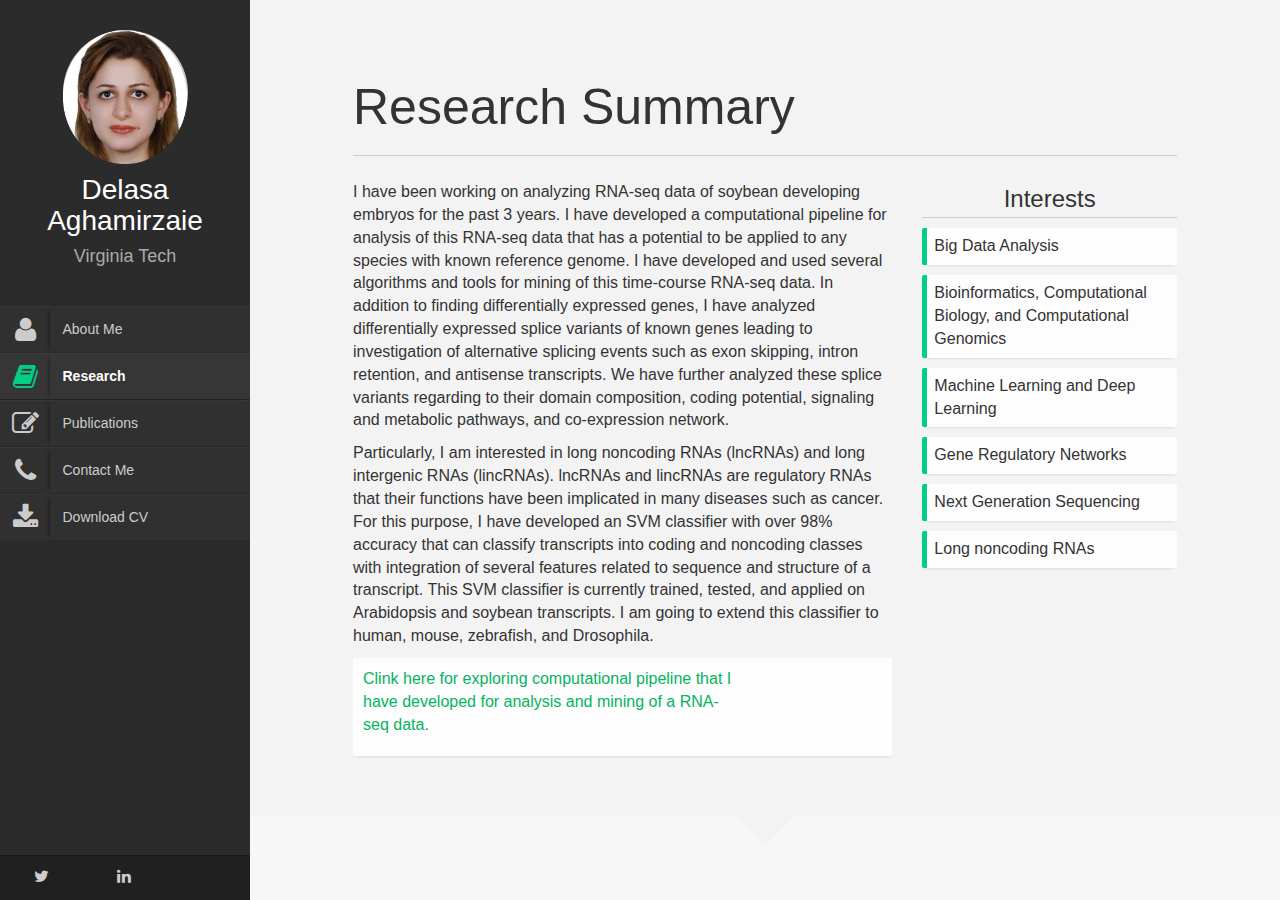
<file: research.html>
<!DOCTYPE html>
<html lang="en">
    <head>
        <title>Delasa Aghamirzaie</title>
        <meta http-equiv="Content-Type" content="text/html; charset=UTF-8">
        <meta name="author" content="Delasa Aghamirzaie">
        <meta name="viewport" content="width=device-width, initial-scale=1, maximum-scale=1">
        

		<meta name="description" content="Delasa Aghamirzaie academic webpage" />
        <meta name="keywords" content="Delasa Aghamirzaie academic webpage, Delasa Aghamirzaie" />
		 <meta name="keywords" content="Delasa Aghamirzaie, Delasa, Aghamirzaie, bioinformatics" />
		 <meta name="author" content="Delasa Aghamirzaie">
          <meta name="keywords" content="meta, metatags, meta tag, meta tags, submit, search engines, spiders, sites, submit site, search engine submit, website, submit website, add meta tags, find website, be found on internet, keywords, keyword">
        <meta name="keywords" content="meta, metatags, meta tag, meta tags, submit, Delasa Aghamirzaie, search engines, spiders, sites, submit site, search engine submit, website, submit website, add meta tags, find website, be found on internet, keywords, keyword"> 
        <meta name="keywords" content="Delasa Aghamirzaie, Delasa Aghamirzaie, Delasa Aghamirzaie, Delasa Aghamirzaie, Delasa Aghamirzaie, Delasa Aghamirzaie,Delasa Aghamirzaie,Delasa Aghamirzaie,Delasa Aghamirzaie, Delasa Aghamirzaie,Delasa Aghamirzaie,Delasa Aghamirzaie">
         <meta name="keywords" content="Delasa, Delasa, Delasa, Delasa , Delasa , Delasa ,Delasa ,Delasa ,Delasa ,  Aghamirzaie, Aghamirzaie, Aghamirzaie">





        <link rel="shortcut icon" href="../favicon.ico">

        <!--CSS styles-->
        <link rel="stylesheet" href="css/bootstrap.css">
        <link rel="stylesheet" href="css/font-awesome.min.css">  
        <link rel="stylesheet" href="css/perfect-scrollbar-0.4.5.min.css">
        <link rel="stylesheet" href="css/magnific-popup.css">
        <link rel="stylesheet" href="css/style.css">
        <link id="theme-style" rel="stylesheet" href="css/styles/default.css">

        
        <!--/CSS styles-->
        <!--Javascript files-->
        <script type="text/javascript" src="js/jquery-1.10.2.js"></script>
        <script type="text/javascript" src="js/TweenMax.min.js"></script>
        <script type="text/javascript" src="js/jquery.touchSwipe.min.js"></script>
        <script type="text/javascript" src="js/jquery.carouFredSel-6.2.1-packed.js"></script>
        
        <script type="text/javascript" src="js/modernizr.custom.63321.js"></script>
        <script type="text/javascript" src="js/jquery.dropdownit.js"></script>

        <script type="text/javascript" src="js/jquery.stellar.min.js"></script>
        <script type="text/javascript" src="js/ScrollToPlugin.min.js"></script>

        <script type="text/javascript" src="js/bootstrap.min.js"></script>

        <script type="text/javascript" src="js/jquery.mixitup.min.js"></script>

        <script type="text/javascript" src="js/masonry.min.js"></script>

        <script type="text/javascript" src="js/perfect-scrollbar-0.4.5.with-mousewheel.min.js"></script>

        <script type="text/javascript" src="js/magnific-popup.js"></script>
        <script type="text/javascript" src="js/custom.js"></script>

        <!--/Javascript files-->

    </head>
    <body>

        <div id="wrapper">
            <a href="#sidebar" class="mobilemenu"><i class="icon-reorder"></i></a>

            <div id="sidebar">
                <div id="main-nav">
                    <div id="nav-container">
                        <div id="profile" class="clearfix">
                            <div class="portrate hidden-xs">
         
                             <img alt="image" src="img/personal/personeli_circluar2.png" class="img-responsive">
                            </div>
                         	
                            
                            <div class="title">
                                <h2>Delasa Aghamirzaie</h2>
                                <h3>Virginia Tech</h3>
                            </div>
                            
                        </div>
                        <ul id="navigation">
                            <li >
                              <a href="index.html">
                                <div class="icon icon-user"></div>
                                <div class="text">About Me</div>
                              </a>
                            </li>  
                            
                            <li class="currentmenu">
                              <a href="research.html">
                                <div class="icon icon-book"></div>
                                <div class="text">Research</div>
                              </a>
                            </li> 
                            
                            <li>
                              <a href="publication.html">
                                <div class="icon icon-edit"></div>
                                <div class="text">Publications</div>
                              </a>
                            </li> 

                         <!--   <li>
                              <a href="skills.html">
                                <div class="icon icon-time"></div>
                                <div class="text">Skills</div>
                              </a>
                            </li> -->

                            <!-- <li>
                              <a href="gallery.html">
                                <div class="icon icon-picture"></div>
                                <div class="text">Gallery</div>
                              </a>
                            </li> -->

                            <li>
                              <a href="contact.html">
                                  <div class="icon icon-phone"></div>
                                  <div class="text">Contact Me</div>
                              </a>
                            </li>

                            <li>
                              <a href="Delasa_CV.pdf" target="_blank">
                                  <div class="icon icon-download-alt"></div>
                                  <div class="text">Download CV</div>
                              </a>
                            </li>
                        </ul>
                    </div>        
                </div>
                
                <div class="social-icons">
                    <ul>
                        
                        <li><a href="https://twitter.com/Delasa1" target="_blank"><i class="icon-twitter"></i></a></li>
                        <li><a href="https://www.linkedin.com/in/delasa" target="_blank"><i class="icon-linkedin"></i></a></li>
                    </ul>
                </div>    
            </div>

            <div id="main">
            
                <div id="research" class="page">
                    <div class="pageheader">

                        <div class="headercontent">

                            <div class="section-container">
                                <h2 class="title">Research Summary</h2>
                            
                                <div class="row">
                                    <div class="col-md-8">
                                    <p>I have been working on analyzing RNA-seq data of soybean developing embryos for the past 3 years. I have developed a computational pipeline for analysis of this RNA-seq data that has a potential to be applied to any species with known reference genome. I have developed and used several algorithms and tools for mining of this time-course RNA-seq data. In addition to finding differentially expressed genes, I have analyzed differentially expressed splice variants of known genes leading to investigation of alternative splicing events such as exon skipping, intron retention, and antisense transcripts. We have further analyzed these splice variants regarding to their domain composition, coding potential, signaling and metabolic pathways, and co-expression network. </p> 
                                    <p>Particularly, I am interested in long noncoding RNAs (lncRNAs) and long intergenic RNAs (lincRNAs). lncRNAs and lincRNAs are regulatory RNAs that  their functions have been implicated in many diseases such as cancer. For this purpose, I have developed an SVM classifier with over 98% accuracy that can classify transcripts into coding and noncoding classes with integration of several features related to sequence and structure of a transcript. This SVM classifier is currently trained, tested, and applied on Arabidopsis and soybean transcripts. I am going to extend this classifier to human, mouse, zebrafish, and Drosophila. </p>
                                   
                                 	<!-- <div class="col-md-10 col-md-offset-1"> -->
                                 	<ul class="ul-withdetails">
                                 	
                                 	<li>
                                                <div class="row">
                                                    
                                                    <div class="col-sm-8 col-md-9">
                                                        <div class="meta">
                                                            <p style="color:#04B45F">Clink here for exploring computational pipeline that I have developed for analysis and mining of a RNA-seq data.</p>
                                                        </div>
                                                    </div>
                                                </div>
                                                <div class="details">
                                                 <img alt="image" src="img/lab/Soy3_Pipeline_small.png" class="img-responsive">
                                                
                                                </div>
                                            </li>
                                 	
                                 	
                                 	</ul>
                              <!--      </div> -->
                                   
                                    </div>
                                    <div class="col-md-4">
                                        <div class="subtitle text-center">
                                            <h3>Interests</h3>
                                        </div>
                                        <ul class="ul-boxed list-unstyled">
                                            <li>Big Data Analysis</li>
                                            <li>Bioinformatics, Computational Biology, and Computational Genomics</li>
                                            <li>Machine Learning and Deep Learning</li>
                                            <li>Gene Regulatory Networks</li>
                                            <li>Next Generation Sequencing</li>
                                            <li>Long noncoding RNAs</li>
                                        </ul>
                                    </div>
                                </div>
                            </div>
                        </div>
                    </div>

                                           
                        <div class="section color-2">
                            <div class="section-container">
                                
                                <div class="row">
                                 <!--   <div class="col-md-10 col-md-offset-1"> -->
                                        <div class="title text-center">
                                            <h3>Selected Research Projects</h3>
                                        </div>
                                        <ul class="ul-withdetails">
                                            <li>
                                                <div class="row">
                                                    <div class="col-sm-4 col-md-3">
                                                        <div class="image">
                                                            <img alt="image" src="img/lab/soybeans.png" class="img-responsive">
                                                            <div class="imageoverlay">
                                                                <i class="icon icon-search"></i>
                                                            </div>

                                                        </div>
                                                    </div>
                                                    <div class="col-sm-8 col-md-9">
                                                        <div class="meta">
                                                            <h3>Functional Characterization of Expressed Transcripts During Soybean Embryo Development</h3>
                                                             <p style="color: #04B45F">Click here for a short description of the project.</p>
                                                        </div>
                                                    </div>
                                                </div>
                                                <div class="details">
                                                <p>We have detected all transcripts that were expressed during soybean embryo development. These transcripts include known transcripts, intergenic transcripts, and novel splice variants of known genes. We have investigated all these transcripts for their coding potential, and their domains. </p>
                                                <p>We have detected 10,798 genes that changed significantly at least in one of the time-points. We have studied these genes using gene ontology enrichment analysis and MapMan metabolic pathway analysis. </p>
                                                
                                                </div>
                                            </li>
                                            
                                            <li>
                                                <div class="row">
                                                    <div class="col-sm-4 col-md-3">
                                                        <div class="image">
                                                            <img alt="image" src="img/lab/AS.png" class="img-responsive" height="400" width="400">
                                                            <div class="imageoverlay">
                                                                <i class="icon icon-search"></i>
                                                            </div>

                                                        </div>
                                                    </div>
                                                    <div class="col-sm-8 col-md-9">
                                                        <div class="meta">
                                                            <h3>Changes in RNA Splicing in Developing Soybean (Glycine max) Embryos</h3>
                                                             <p style="color: #04B45F">Click here for a short description of the project.</p>
                                                        </div>
                                                    </div>
                                                </div>
                                                <div class="details">
                                                <p>Developing soybean seeds accumulate oils, proteins, and carbohydrates that are used as oxidizable substrates providing metabolic precursors and energy during seed germination. The accumulation of these storage compounds in developing seeds is highly regulated at multiple levels, including at transcriptional and post-transcriptional regulation. RNA sequencing was used to provide comprehensive information about transcriptional and post-transcriptional events that take place in developing soybean embryos. Bioinformatics analyses lead to the identification of different classes of alternatively spliced isoforms and corresponding changes in their levels on a global scale during soybean embryo development. Alternative splicing was associated with transcripts involved in various metabolic and developmental processes, including central carbon and nitrogen metabolism, induction of maturation and dormancy, and splicing itself. Detailed examination of selected RNA isoforms revealed alterations in individual domains that could result in changes in subcellular localization of the resulting proteins, protein-protein and enzyme-substrate interactions, and regulation of protein activities. Different isoforms may play an important role in regulating developmental and metabolic processes occurring at different stages in developing oilseed embryos. </p>    
                                                </div>
                                            </li>
                                            
                                            
                                            <li>
                                                <div class="row">
                                                    <div class="col-sm-4 col-md-3">
                                                        <div class="image">
                                                            <img alt="image" src="img/lab/SVM.png"  class="img-responsive">
                                                            <div class="imageoverlay">
                                                                <i class="icon icon-search"></i>
                                                            </div>

                                                        </div>
                                                    </div>
                                                    <div class="col-sm-8 col-md-9">
                                                        <div class="meta">
                                                            <h3>An accurate support vector machine classifier for assessing coding potential of transcripts using several sequential and structural features</h3>
                                                             <p style="color: #04B45F">Click here for a short description of the project.</p>
                                                        </div>
                                                    </div>
                                                </div>
                                                <div class="details">
                                                <p>Emergence of next generation sequencing has revealed significant levels of transcriptional activity within both unannotated and annotated regions of the genome, leading to construction of novel tramscripts. These novel transcripts may be located in the genic regions such as antisense, overlapped intronic, and overlapped exonic or may be located in the intergenic regions. However, they can be coding or noncoding in the broader aspect. Hence, one of the main tasks is to functionally characterize these novel transcripts and to determine if they are coding or noncoding (ncRNA). Although the functions of coding genes have been studied for many years, trends to characterize the function of noncoding transcripts have been started recently. Several evidences for implication of ncRNAs in control of development, growth, and disease have been reported so far. ncRNAs can perform their functions through different mechanisms such as chromatin modifications (epigenetic control of gene expression), RNA-protein interactions, and transcriptional inference. </p>
												<p>We propose a support vector machine classifier, which can classify novel transcripts into coding or noncoding with over 96% accuracy. 
												Several sequential and structural features have been compiled for training the classifier. The classifier has been used to classify the novel assembled transcripts from RNA-sequencing pipelines for Soybean and Arabidopsis organisms. 
												However, it can be adapted to any species. </p>
                                                
                                                </div>
                                            </li>
                                            <li>
                                                <div class="row">
                                                    <div class="col-sm-4 col-md-3">
                                                        <div class="image">
                                                            <img alt="image" src="img/lab/Expresso.png"  class="img-responsive">
                                                            <div class="imageoverlay">
                                                                <i class="icon icon-search"></i>
                                                            </div>

                                                        </div>
                                                    </div>
                                                    <div class="col-sm-8 col-md-9">
                                                        <div class="meta">
                                                            <h3>Expresso: Exploring Arabidopsis’ transcription factors and target genes from ChIP-Seq data</h3>
                                                            <p style="color: #04B45F">Click here for a short description of the project.</p>
                                                        </div>
                                                    </div>
                                                </div>
                                                <div class="details">
                                                <p>The recent ample availability of Chromatin Immunoprecipitation Sequencing (ChIP-Seq) data presents a distinct opportunity to study the action of transcription factors, particularly in plant science. Even though in vivo transcriptional regulation often involves the concerted action of more than one transcription factor, the format of each individual ChIP-Seq dataset usually represents the action of only one transcription factor. Therefore, a relational database in which all available ChIP-Seq datasets are curated is essential and necessary.
												</p>
												<p>We present Expresso (database and webserver) as a tool for collection and integration of all available Arabidopsis ChIP-Seq data, which in turn can be linked to a user’s gene expression data. Known target genes of transcription factors were identified by motif analysis on publicly available ChIP-Seq data in GEO DataSets. Expresso currently provides three services for identifying: 
												1) the target genes of a given transcription factor, 
												2) the transcription factors that regulate a gene of interest, 3) the correlation of gene expression between transcription factors and their target genes. </p>
												<p> Expresso is currently under development. </p><a href="http://bioinformatics.cs.vt.edu/~expresso/">Check out Expresso here!</a>
                                                
                                                </div>
                                            </li>
                                            <li>
                                                <div class="row">
                                                    <div class="col-sm-4 col-md-3">
                                                        <div class="image">
                                                            <img alt="image" src="img/lab/BN2.png"  class="img-responsive" height="400" width="400">
                                                            <div class="imageoverlay">
                                                                <i class="icon icon-search"></i>
                                                            </div>

                                                        </div>
                                                    </div>
                                                    <div class="col-sm-8 col-md-9">
                                                        <div class="meta">
                                                            <h3>Modeling and Identifying Regulatory Modules in (Glycine max) Soybean Time Series Gene Expression Data using Bayesian Networks</h3>
                                                            <p style="color: #04B45F">Click here for a short description of the project.</p>
                                                        </div>
                                                    </div>
                                                </div>
                                                <div class="details">
                                                <p> 
                                                
                                                Much of the cellular activity is organized as a network of interacting modules, which are the set of genes interacting together in different conditions to make the cell responsive to different stresses and conditions in the environment as well as inside the cell. 
											Recently, there has been much interest in reverse engineering these networks using gene expression data. One of the popular methods for reverse engineering of these regulatory networks using gene expression data is using Bayesian networks. </p> 
											<p>Gene expression data by itself suffers from high noise and lack of enough power for inferring causal relationship between genes.
											Incorporating prior biological knowledge can improve performance and can help to produce more biologically meaningful network. 
Current project: The goal is to learn a Bayesian network for selected soybean genes from time series gene expression data of soybean developing embryos produced by high throughput sequencing technique (RNA-seq). We take advantage of multiple data types, including co-expression and co-localization for interaction between Arabidopsis homologs of soybean genes as prior knowledge by incorporating these data into gene expression data for learning structure of Bayesian network using Markov Chain Monte Carlo (MCMC) structure learning algorithm. 

                                                
                                                </p>
                                                
                                                </div>
                                            </li>
                                            
                                            <!-- <li>
                                                <div class="row">
                                                    <div class="col-sm-4 col-md-3">
                                                        <div class="image">
                                                            <img alt="image" src="img/lab/400x400.png"  class="img-responsive">
                                                            <div class="imageoverlay">
                                                                <i class="icon icon-search"></i>
                                                            </div>

                                                        </div>
                                                    </div>
                                                    <div class="col-sm-8 col-md-9">
                                                        <div class="meta">
                                                            <h3>Title of Preject</h3>
                                                            <p>Very short description of the project.</p>
                                                        </div>
                                                    </div>
                                                </div>
                                                <div class="details">
                                                    <p>Lorem ipsum dolor sit amet, consectetur adipisicing elit, sed do eiusmod tempor incididunt ut labore et dolore magna aliqua. Ut enim ad minim veniam, quis nostrud exercitation ullamco laboris nisi ut aliquip ex ea commodo consequat. Duis aute irure dolor in reprehenderit in voluptate velit esse cillum dolore eu fugiat nulla pariatur. Excepteur sint occaecat cupidatat non proident, sunt in culpa qui officia deserunt mollit anim id est laborum.</p>
                                                    <p>Lorem ipsum dolor sit amet, consectetur adipisicing elit, sed do eiusmod tempor incididunt ut labore et dolore magna aliqua. Ut enim ad minim veniam, quis nostrud exercitation ullamco laboris nisi ut aliquip ex ea commodo consequat. Duis aute irure dolor in reprehenderit in voluptate velit esse cillum dolore eu fugiat nulla pariatur. Excepteur sint occaecat cupidatat non proident, sunt in culpa qui officia deserunt mollit anim id est laborum.</p>
                                                    <p>Lorem ipsum dolor sit amet, consectetur adipisicing elit, sed do eiusmod tempor incididunt ut labore et dolore magna aliqua. Ut enim ad minim veniam, quis nostrud exercitation ullamco laboris nisi ut aliquip ex ea commodo consequat. Duis aute irure dolor in reprehenderit in voluptate velit esse cillum dolore eu fugiat nulla pariatur. Excepteur sint occaecat cupidatat non proident, sunt in culpa qui officia deserunt mollit anim id est laborum.</p>
                                                </div>
                                            </li> -->
                                            
                                        </ul>
                                    </div>
                                </div>
                          <!--  </div> -->
                        </div>    
                    </div>
                </div>
            </div>
        </div>
    </body>
</html>
</file>
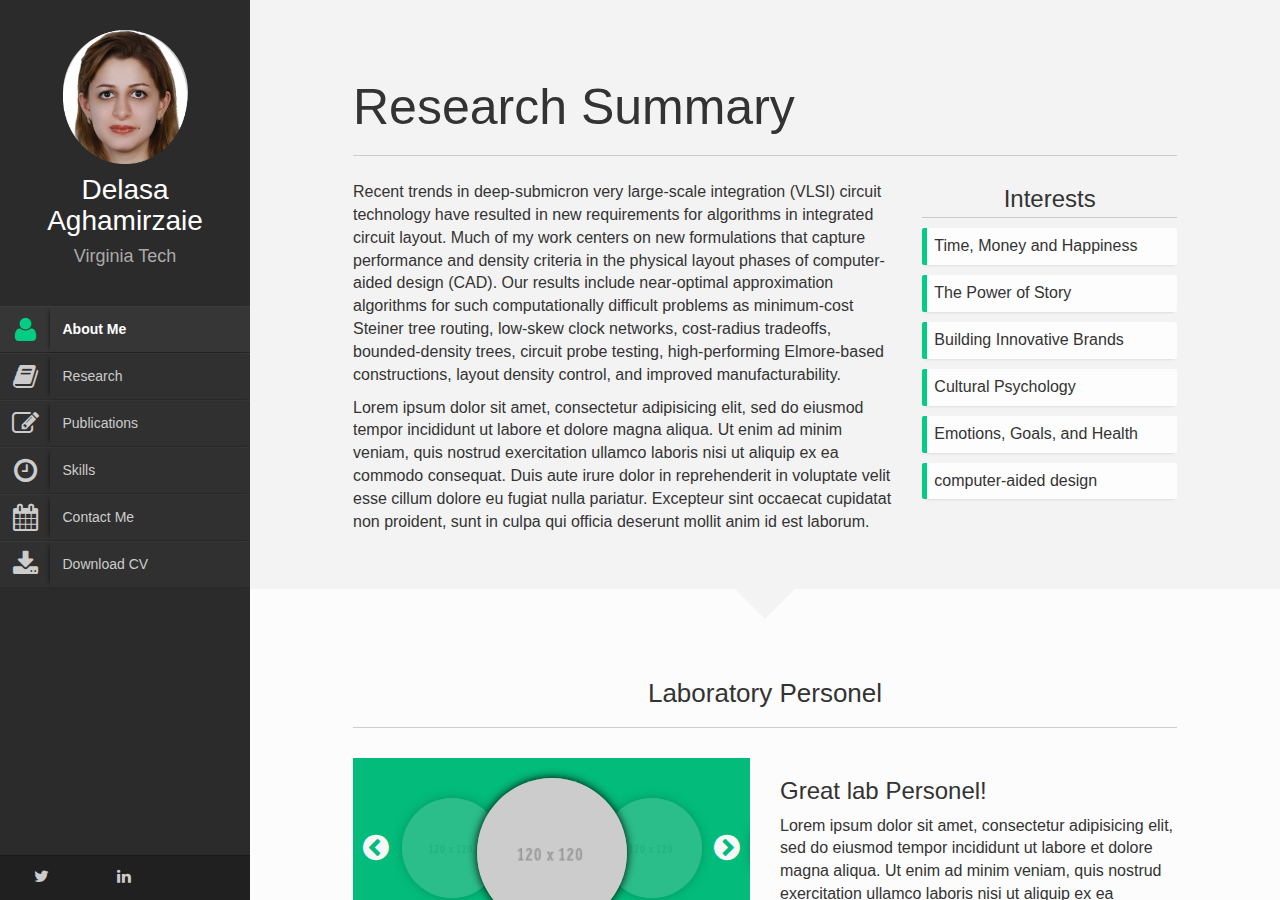
<file: skills.html>
<!DOCTYPE html>
<html lang="en">
    <head>
        <title>Delasa Aghamirzaie personal page</title>
        <meta http-equiv="Content-Type" content="text/html; charset=UTF-8">
        <meta name="author" content="owwwlab.com">
        <meta name="viewport" content="width=device-width, initial-scale=1, maximum-scale=1">
        
        <meta name="description" content="A theme for faculty profile page" />
        <meta name="keywords" content="faculty profile, theme,css, html, jquery, transition, transform, 3d, css3" />

        <link rel="shortcut icon" href="../favicon.ico">

        <!--CSS styles-->
        <link rel="stylesheet" href="css/bootstrap.css">
        <link rel="stylesheet" href="css/font-awesome.min.css">  
        <link rel="stylesheet" href="css/perfect-scrollbar-0.4.5.min.css">
        <link rel="stylesheet" href="css/magnific-popup.css">
        <link rel="stylesheet" href="css/style.css">
        <link id="theme-style" rel="stylesheet" href="css/styles/default.css">

        
        <!--/CSS styles-->
        <!--Javascript files-->
        <script type="text/javascript" src="js/jquery-1.10.2.js"></script>
        <script type="text/javascript" src="js/TweenMax.min.js"></script>
        <script type="text/javascript" src="js/jquery.touchSwipe.min.js"></script>
        <script type="text/javascript" src="js/jquery.carouFredSel-6.2.1-packed.js"></script>
        
        <script type="text/javascript" src="js/modernizr.custom.63321.js"></script>
        <script type="text/javascript" src="js/jquery.dropdownit.js"></script>

        <script type="text/javascript" src="js/jquery.stellar.min.js"></script>
        <script type="text/javascript" src="js/ScrollToPlugin.min.js"></script>

        <script type="text/javascript" src="js/bootstrap.min.js"></script>

        <script type="text/javascript" src="js/jquery.mixitup.min.js"></script>

        <script type="text/javascript" src="js/masonry.min.js"></script>

        <script type="text/javascript" src="js/perfect-scrollbar-0.4.5.with-mousewheel.min.js"></script>

        <script type="text/javascript" src="js/magnific-popup.js"></script>
        <script type="text/javascript" src="js/custom.js"></script>

        <!--/Javascript files-->

    </head>
    <body>

       
        <div id="wrapper">
            <a href="#sidebar" class="mobilemenu"><i class="icon-reorder"></i></a>

            <div id="sidebar">
                <div id="main-nav">
                    <div id="nav-container">
                        <div id="profile" class="clearfix">
                            <div class="portrate hidden-xs">
         
                             <img alt="image" src="img/personal/personeli_circluar2.png" class="img-responsive">
                            </div>
                         	
                            
                            <div class="title">
                                <h2>Delasa Aghamirzaie</h2>
                                <h3>Virginia Tech</h3>
                            </div>
                            
                        </div>
                        <ul id="navigation">
                            <li class="currentmenu">
                              <a href="index.html">
                                <div class="icon icon-user"></div>
                                <div class="text">About Me</div>
                              </a>
                            </li>  
                            
                            <li>
                              <a href="research.html">
                                <div class="icon icon-book"></div>
                                <div class="text">Research</div>
                              </a>
                            </li> 
                            
                            <li>
                              <a href="publication.html">
                                <div class="icon icon-edit"></div>
                                <div class="text">Publications</div>
                              </a>
                            </li> 

                            <li>
                              <a href="skills.html">
                                <div class="icon icon-time"></div>
                                <div class="text">Skills</div>
                              </a>
                            </li>

                            <!-- <li>
                              <a href="gallery.html">
                                <div class="icon icon-picture"></div>
                                <div class="text">Gallery</div>
                              </a>
                            </li> -->

                            <li>
                              <a href="contact.html">
                                  <div class="icon icon-calendar"></div>
                                  <div class="text">Contact Me</div>
                              </a>
                            </li>

                            <li>
                              <a href="Delasa_CV_Nov2014.pdf">
                                  <div class="icon icon-download-alt"></div>
                                  <div class="text">Download CV</div>
                              </a>
                            </li>
                        </ul>
                    </div>        
                </div>
                
                <div class="social-icons">
                    <ul>
                        
                        <li><a href="https://twitter.com/Delasa1"><i class="icon-twitter"></i></a></li>
                        <li><a href="https://www.linkedin.com/in/delasa"><i class="icon-linkedin"></i></a></li>
                    </ul>
                </div>    
            </div>
            <div id="main">
            
                <div id="research" class="page">
                    <div class="pageheader">

                        <div class="headercontent">

                            <div class="section-container">
                                <h2 class="title">Research Summary</h2>
                            
                                <div class="row">
                                    <div class="col-md-8">
                                        <p>Recent trends in deep-submicron very large-scale integration (VLSI) circuit technology have resulted in new requirements for algorithms in integrated circuit layout. Much of my work centers on new formulations that capture performance and density criteria in the physical layout phases of computer-aided design (CAD). Our results include near-optimal approximation algorithms for such computationally difficult problems as minimum-cost Steiner tree routing, low-skew clock networks, cost-radius tradeoffs, bounded-density trees, circuit probe testing, high-performing Elmore-based constructions, layout density control, and improved manufacturability. </p>
                                        <p>Lorem ipsum dolor sit amet, consectetur adipisicing elit, sed do eiusmod tempor incididunt ut labore et dolore magna aliqua. Ut enim ad minim veniam, quis nostrud exercitation ullamco laboris nisi ut aliquip ex ea commodo consequat. Duis aute irure dolor in reprehenderit in voluptate velit esse cillum dolore eu fugiat nulla pariatur. Excepteur sint occaecat cupidatat non proident, sunt in culpa qui officia deserunt mollit anim id est laborum.</p>
                                    </div>
                                    <div class="col-md-4">
                                        <div class="subtitle text-center">
                                            <h3>Interests</h3>
                                        </div>
                                        <ul class="ul-boxed list-unstyled">
                                            <li>Time, Money and Happiness</li>
                                            <li>The Power of Story</li>
                                            <li>Building Innovative Brands</li>
                                            <li>Cultural Psychology</li>
                                            <li>Emotions, Goals, and Health</li>
                                            <li>computer-aided design</li>
                                        </ul>
                                    </div>
                                </div>
                            </div>
                        </div>
                    </div>

                    <div class="pagecontents">
                        <div class="section color-1">
                            <div class="section-container">
                                <div class="title text-center">
                                    <h3>Laboratory Personel</h3>
                                </div>
                                <div class="row">
                                    <div class="col-md-6">
                                        
                                        <div id="labp-heads-wrap">
                                            
                                            <div id="lab-carousel">
                                                <div><img alt="image" src="img/lab/120x120.png" width="120" height="120" class="img-circle lab-img" /></div>
                                                <div><img alt="image" src="img/lab/120x120.png" width="120" height="120" class="img-circle lab-img" /></div>
                                                <div><img alt="image" src="img/lab/120x120.png" width="120" height="120" class="img-circle lab-img" /></div>
                                                <div><img alt="image" src="img/lab/120x120.png" width="120" height="120" class="img-circle lab-img" /></div>
                                                <div><img alt="image" src="img/lab/120x120.png" width="120" height="120" class="img-circle lab-img" /></div>
                                                <div><img alt="image" src="img/lab/120x120.png" width="120" height="120" class="img-circle lab-img" /></div>
                                            </div>
                                            <div>
                                                <a href="#" id="prev"><i class="icon-chevron-sign-left"></i></a>
                                                <a href="#" id="next"><i class="icon-chevron-sign-right"></i></a>
                                            </div>
                                        </div>

                                        <div id="lab-details">
                                            <div>
                                                <h3>David A. Doe</h3>
                                                <h4>Postdoctoral fellow</h4>
                                                <a href="#" class="btn btn-info">+ Follow</a>
                                            </div>
                                            <div>
                                                <h3>James Doe</h3>
                                                <h4>Postdoctoral fellow</h4>
                                                <a href="#" class="btn btn-info">+ Follow</a>
                                            </div>
                                            <div>
                                                <h3>Nadja Sriram</h3>
                                                <h4>Postdoctoral fellow</h4>
                                                <a href="#" class="btn btn-info">+ Follow</a>
                                            </div>
                                            <div>
                                                <h3>Davide Doe</h3>
                                                <h4>Research Assistant</h4>
                                                <a href="#" class="btn btn-info">+ Follow</a>
                                            </div>
                                            <div>
                                                <h3>Pauline Doe</h3>
                                                <h4>Summer Intern</h4>
                                                <a href="#" class="btn btn-info">+ Follow</a>
                                            </div>
                                            <div>
                                                <h3>James Doe</h3>
                                                <h4>Postdoctoral fellow</h4>
                                                <a href="#" class="btn btn-info">+ Follow</a>
                                            </div>
                                        </div>
                                    </div>
                                    <div class="col-md-6">
                                        <h3>Great lab Personel!</h3>
                                        <p>Lorem ipsum dolor sit amet, consectetur adipisicing elit, sed do eiusmod tempor incididunt ut labore et dolore magna aliqua. Ut enim ad minim veniam, quis nostrud exercitation ullamco laboris nisi ut aliquip ex ea commodo consequat. Duis aute irure dolor in reprehenderit in voluptate velit esse cillum dolore eu fugiat nulla pariatur. Excepteur sint occaecat cupidatat non proident, sunt in culpa qui officia deserunt mollit anim id est laborum.</p>
                                        <p>Lorem ipsum dolor sit amet, consectetur adipisicing elit, sed do eiusmod tempor incididunt ut labore et dolore magna aliqua. Ut enim ad minim veniam, quis nostrud exercitation ullamco laboris nisi ut aliquip ex ea commodo consequat. Duis aute irure dolor.</p>
                                    </div>
                                </div>
                            </div>
                        </div>
                        
                        <div class="section color-2">
                            <div class="section-container">
                                
                                <div class="row">
                                    <div class="col-md-10 col-md-offset-1">
                                        <div class="title text-center">
                                            <h3>Research Projects</h3>
                                        </div>
                                        <ul class="ul-withdetails">
                                            <li>
                                                <div class="row">
                                                    <div class="col-sm-4 col-md-3">
                                                        <div class="image">
                                                            <img alt="image" src="img/lab/400x400.png" class="img-responsive">
                                                            <div class="imageoverlay">
                                                                <i class="icon icon-search"></i>
                                                            </div>

                                                        </div>
                                                    </div>
                                                    <div class="col-sm-8 col-md-9">
                                                        <div class="meta">
                                                            <h3>Title of Preject</h3>
                                                            <p>Very short description of the project.</p>
                                                        </div>
                                                    </div>
                                                </div>
                                                <div class="details">
                                                    <p>Lorem ipsum dolor sit amet, consectetur adipisicing elit, sed do eiusmod tempor incididunt ut labore et dolore magna aliqua. Ut enim ad minim veniam, quis nostrud exercitation ullamco laboris nisi ut aliquip ex ea commodo consequat. Duis aute irure dolor in reprehenderit in voluptate velit esse cillum dolore eu fugiat nulla pariatur. Excepteur sint occaecat cupidatat non proident, sunt in culpa qui officia deserunt mollit anim id est laborum.</p>
                                                    <p>Lorem ipsum dolor sit amet, consectetur adipisicing elit, sed do eiusmod tempor incididunt ut labore et dolore magna aliqua. Ut enim ad minim veniam, quis nostrud exercitation ullamco laboris nisi ut aliquip ex ea commodo consequat. Duis aute irure dolor in reprehenderit in voluptate velit esse cillum dolore eu fugiat nulla pariatur. Excepteur sint occaecat cupidatat non proident, sunt in culpa qui officia deserunt mollit anim id est laborum.</p>
                                                    <p>Lorem ipsum dolor sit amet, consectetur adipisicing elit, sed do eiusmod tempor incididunt ut labore et dolore magna aliqua. Ut enim ad minim veniam, quis nostrud exercitation ullamco laboris nisi ut aliquip ex ea commodo consequat. Duis aute irure dolor in reprehenderit in voluptate velit esse cillum dolore eu fugiat nulla pariatur. Excepteur sint occaecat cupidatat non proident, sunt in culpa qui officia deserunt mollit anim id est laborum.</p>
                                                </div>
                                            </li>
                                            <li>
                                                <div class="row">
                                                    <div class="col-sm-4 col-md-3">
                                                        <div class="image">
                                                            <img alt="image" src="img/lab/400x400.png"  class="img-responsive">
                                                            <div class="imageoverlay">
                                                                <i class="icon icon-search"></i>
                                                            </div>

                                                        </div>
                                                    </div>
                                                    <div class="col-sm-8 col-md-9">
                                                        <div class="meta">
                                                            <h3>Title of Preject</h3>
                                                            <p>Very short description of the project.</p>
                                                        </div>
                                                    </div>
                                                </div>
                                                <div class="details">
                                                    <p>Lorem ipsum dolor sit amet, consectetur adipisicing elit, sed do eiusmod tempor incididunt ut labore et dolore magna aliqua. Ut enim ad minim veniam, quis nostrud exercitation ullamco laboris nisi ut aliquip ex ea commodo consequat. Duis aute irure dolor in reprehenderit in voluptate velit esse cillum dolore eu fugiat nulla pariatur. Excepteur sint occaecat cupidatat non proident, sunt in culpa qui officia deserunt mollit anim id est laborum.</p>
                                                    <p>Lorem ipsum dolor sit amet, consectetur adipisicing elit, sed do eiusmod tempor incididunt ut labore et dolore magna aliqua. Ut enim ad minim veniam, quis nostrud exercitation ullamco laboris nisi ut aliquip ex ea commodo consequat. Duis aute irure dolor in reprehenderit in voluptate velit esse cillum dolore eu fugiat nulla pariatur. Excepteur sint occaecat cupidatat non proident, sunt in culpa qui officia deserunt mollit anim id est laborum.</p>
                                                    <p>Lorem ipsum dolor sit amet, consectetur adipisicing elit, sed do eiusmod tempor incididunt ut labore et dolore magna aliqua. Ut enim ad minim veniam, quis nostrud exercitation ullamco laboris nisi ut aliquip ex ea commodo consequat. Duis aute irure dolor in reprehenderit in voluptate velit esse cillum dolore eu fugiat nulla pariatur. Excepteur sint occaecat cupidatat non proident, sunt in culpa qui officia deserunt mollit anim id est laborum.</p>
                                                </div>
                                            </li>
                                            <li>
                                                <div class="row">
                                                    <div class="col-sm-4 col-md-3">
                                                        <div class="image">
                                                            <img alt="image" src="img/lab/400x400.png"  class="img-responsive">
                                                            <div class="imageoverlay">
                                                                <i class="icon icon-search"></i>
                                                            </div>

                                                        </div>
                                                    </div>
                                                    <div class="col-sm-8 col-md-9">
                                                        <div class="meta">
                                                            <h3>Title of Preject</h3>
                                                            <p>Very short description of the project.</p>
                                                        </div>
                                                    </div>
                                                </div>
                                                <div class="details">
                                                    <p>Lorem ipsum dolor sit amet, consectetur adipisicing elit, sed do eiusmod tempor incididunt ut labore et dolore magna aliqua. Ut enim ad minim veniam, quis nostrud exercitation ullamco laboris nisi ut aliquip ex ea commodo consequat. Duis aute irure dolor in reprehenderit in voluptate velit esse cillum dolore eu fugiat nulla pariatur. Excepteur sint occaecat cupidatat non proident, sunt in culpa qui officia deserunt mollit anim id est laborum.</p>
                                                    <p>Lorem ipsum dolor sit amet, consectetur adipisicing elit, sed do eiusmod tempor incididunt ut labore et dolore magna aliqua. Ut enim ad minim veniam, quis nostrud exercitation ullamco laboris nisi ut aliquip ex ea commodo consequat. Duis aute irure dolor in reprehenderit in voluptate velit esse cillum dolore eu fugiat nulla pariatur. Excepteur sint occaecat cupidatat non proident, sunt in culpa qui officia deserunt mollit anim id est laborum.</p>
                                                    <p>Lorem ipsum dolor sit amet, consectetur adipisicing elit, sed do eiusmod tempor incididunt ut labore et dolore magna aliqua. Ut enim ad minim veniam, quis nostrud exercitation ullamco laboris nisi ut aliquip ex ea commodo consequat. Duis aute irure dolor in reprehenderit in voluptate velit esse cillum dolore eu fugiat nulla pariatur. Excepteur sint occaecat cupidatat non proident, sunt in culpa qui officia deserunt mollit anim id est laborum.</p>
                                                </div>
                                            </li>
                                            <li>
                                                <div class="row">
                                                    <div class="col-sm-4 col-md-3">
                                                        <div class="image">
                                                            <img alt="image" src="img/lab/400x400.png"  class="img-responsive">
                                                            <div class="imageoverlay">
                                                                <i class="icon icon-search"></i>
                                                            </div>

                                                        </div>
                                                    </div>
                                                    <div class="col-sm-8 col-md-9">
                                                        <div class="meta">
                                                            <h3>Title of Preject</h3>
                                                            <p>Very short description of the project.</p>
                                                        </div>
                                                    </div>
                                                </div>
                                                <div class="details">
                                                    <p>Lorem ipsum dolor sit amet, consectetur adipisicing elit, sed do eiusmod tempor incididunt ut labore et dolore magna aliqua. Ut enim ad minim veniam, quis nostrud exercitation ullamco laboris nisi ut aliquip ex ea commodo consequat. Duis aute irure dolor in reprehenderit in voluptate velit esse cillum dolore eu fugiat nulla pariatur. Excepteur sint occaecat cupidatat non proident, sunt in culpa qui officia deserunt mollit anim id est laborum.</p>
                                                    <p>Lorem ipsum dolor sit amet, consectetur adipisicing elit, sed do eiusmod tempor incididunt ut labore et dolore magna aliqua. Ut enim ad minim veniam, quis nostrud exercitation ullamco laboris nisi ut aliquip ex ea commodo consequat. Duis aute irure dolor in reprehenderit in voluptate velit esse cillum dolore eu fugiat nulla pariatur. Excepteur sint occaecat cupidatat non proident, sunt in culpa qui officia deserunt mollit anim id est laborum.</p>
                                                    <p>Lorem ipsum dolor sit amet, consectetur adipisicing elit, sed do eiusmod tempor incididunt ut labore et dolore magna aliqua. Ut enim ad minim veniam, quis nostrud exercitation ullamco laboris nisi ut aliquip ex ea commodo consequat. Duis aute irure dolor in reprehenderit in voluptate velit esse cillum dolore eu fugiat nulla pariatur. Excepteur sint occaecat cupidatat non proident, sunt in culpa qui officia deserunt mollit anim id est laborum.</p>
                                                </div>
                                            </li>
                                            <li>
                                                <div class="row">
                                                    <div class="col-sm-4 col-md-3">
                                                        <div class="image">
                                                            <img alt="image" src="img/lab/400x400.png"  class="img-responsive">
                                                            <div class="imageoverlay">
                                                                <i class="icon icon-search"></i>
                                                            </div>

                                                        </div>
                                                    </div>
                                                    <div class="col-sm-8 col-md-9">
                                                        <div class="meta">
                                                            <h3>Title of Preject</h3>
                                                            <p>Very short description of the project.</p>
                                                        </div>
                                                    </div>
                                                </div>
                                                <div class="details">
                                                    <p>Lorem ipsum dolor sit amet, consectetur adipisicing elit, sed do eiusmod tempor incididunt ut labore et dolore magna aliqua. Ut enim ad minim veniam, quis nostrud exercitation ullamco laboris nisi ut aliquip ex ea commodo consequat. Duis aute irure dolor in reprehenderit in voluptate velit esse cillum dolore eu fugiat nulla pariatur. Excepteur sint occaecat cupidatat non proident, sunt in culpa qui officia deserunt mollit anim id est laborum.</p>
                                                    <p>Lorem ipsum dolor sit amet, consectetur adipisicing elit, sed do eiusmod tempor incididunt ut labore et dolore magna aliqua. Ut enim ad minim veniam, quis nostrud exercitation ullamco laboris nisi ut aliquip ex ea commodo consequat. Duis aute irure dolor in reprehenderit in voluptate velit esse cillum dolore eu fugiat nulla pariatur. Excepteur sint occaecat cupidatat non proident, sunt in culpa qui officia deserunt mollit anim id est laborum.</p>
                                                    <p>Lorem ipsum dolor sit amet, consectetur adipisicing elit, sed do eiusmod tempor incididunt ut labore et dolore magna aliqua. Ut enim ad minim veniam, quis nostrud exercitation ullamco laboris nisi ut aliquip ex ea commodo consequat. Duis aute irure dolor in reprehenderit in voluptate velit esse cillum dolore eu fugiat nulla pariatur. Excepteur sint occaecat cupidatat non proident, sunt in culpa qui officia deserunt mollit anim id est laborum.</p>
                                                </div>
                                            </li>
                                            <li>
                                                <div class="row">
                                                    <div class="col-sm-4 col-md-3">
                                                        <div class="image">
                                                            <img alt="image" src="img/lab/400x400.png"  class="img-responsive">
                                                            <div class="imageoverlay">
                                                                <i class="icon icon-search"></i>
                                                            </div>

                                                        </div>
                                                    </div>
                                                    <div class="col-sm-8 col-md-9">
                                                        <div class="meta">
                                                            <h3>Title of Preject</h3>
                                                            <p>Very short description of the project.</p>
                                                        </div>
                                                    </div>
                                                </div>
                                                <div class="details">
                                                    <p>Lorem ipsum dolor sit amet, consectetur adipisicing elit, sed do eiusmod tempor incididunt ut labore et dolore magna aliqua. Ut enim ad minim veniam, quis nostrud exercitation ullamco laboris nisi ut aliquip ex ea commodo consequat. Duis aute irure dolor in reprehenderit in voluptate velit esse cillum dolore eu fugiat nulla pariatur. Excepteur sint occaecat cupidatat non proident, sunt in culpa qui officia deserunt mollit anim id est laborum.</p>
                                                    <p>Lorem ipsum dolor sit amet, consectetur adipisicing elit, sed do eiusmod tempor incididunt ut labore et dolore magna aliqua. Ut enim ad minim veniam, quis nostrud exercitation ullamco laboris nisi ut aliquip ex ea commodo consequat. Duis aute irure dolor in reprehenderit in voluptate velit esse cillum dolore eu fugiat nulla pariatur. Excepteur sint occaecat cupidatat non proident, sunt in culpa qui officia deserunt mollit anim id est laborum.</p>
                                                    <p>Lorem ipsum dolor sit amet, consectetur adipisicing elit, sed do eiusmod tempor incididunt ut labore et dolore magna aliqua. Ut enim ad minim veniam, quis nostrud exercitation ullamco laboris nisi ut aliquip ex ea commodo consequat. Duis aute irure dolor in reprehenderit in voluptate velit esse cillum dolore eu fugiat nulla pariatur. Excepteur sint occaecat cupidatat non proident, sunt in culpa qui officia deserunt mollit anim id est laborum.</p>
                                                </div>
                                            </li>
                                            
                                        </ul>
                                    </div>
                                </div>
                            </div>
                        </div>    
                    </div>
                </div>
            </div>
        </div>
    </body>
</html>
</file>
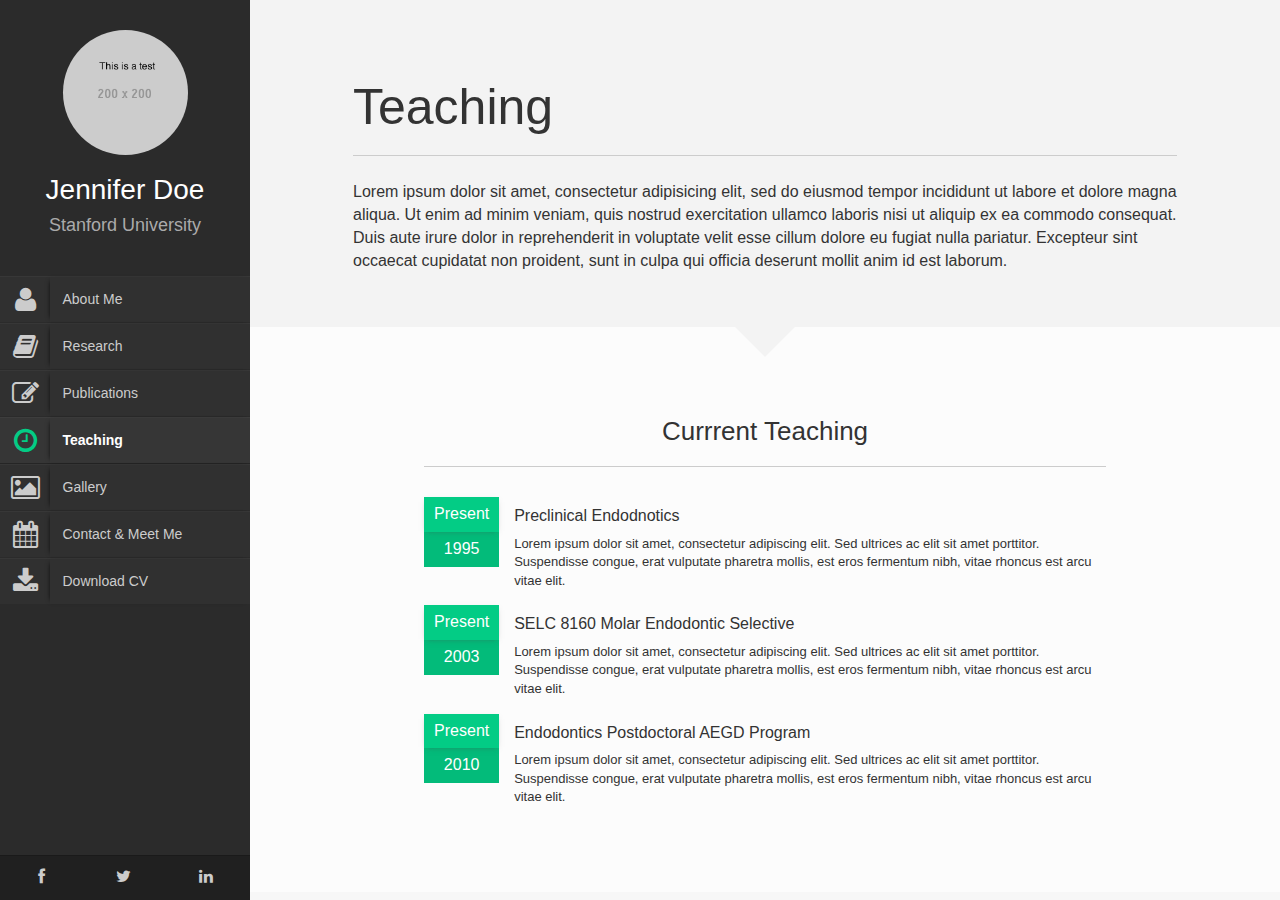
<file: teaching.html>
<!DOCTYPE html>
<html lang="en">
    <head>
        <title>Faculty-Responsive university staff personal page</title>
        <meta http-equiv="Content-Type" content="text/html; charset=UTF-8">
        <meta name="author" content="owwwlab.com">
        <meta name="viewport" content="width=device-width, initial-scale=1, maximum-scale=1">
        
        <meta name="description" content="A theme for faculty profile page" />
        <meta name="keywords" content="faculty profile, theme,css, html, jquery, transition, transform, 3d, css3" />

        <link rel="shortcut icon" href="../favicon.ico">

        <!--CSS styles-->
        <link rel="stylesheet" href="css/bootstrap.css">
        <link rel="stylesheet" href="css/font-awesome.min.css">  
        <link rel="stylesheet" href="css/perfect-scrollbar-0.4.5.min.css">
        <link rel="stylesheet" href="css/magnific-popup.css">
        <link rel="stylesheet" href="css/style.css">
        <link id="theme-style" rel="stylesheet" href="css/styles/default.css">

        
        <!--/CSS styles-->
        <!--Javascript files-->
        <script type="text/javascript" src="js/jquery-1.10.2.js"></script>
        <script type="text/javascript" src="js/TweenMax.min.js"></script>
        <script type="text/javascript" src="js/jquery.touchSwipe.min.js"></script>
        <script type="text/javascript" src="js/jquery.carouFredSel-6.2.1-packed.js"></script>
        
        <script type="text/javascript" src="js/modernizr.custom.63321.js"></script>
        <script type="text/javascript" src="js/jquery.dropdownit.js"></script>

        <script type="text/javascript" src="js/jquery.stellar.min.js"></script>
        <script type="text/javascript" src="js/ScrollToPlugin.min.js"></script>

        <script type="text/javascript" src="js/bootstrap.min.js"></script>

        <script type="text/javascript" src="js/jquery.mixitup.min.js"></script>

        <script type="text/javascript" src="js/masonry.min.js"></script>

        <script type="text/javascript" src="js/perfect-scrollbar-0.4.5.with-mousewheel.min.js"></script>

        <script type="text/javascript" src="js/magnific-popup.js"></script>
        <script type="text/javascript" src="js/custom.js"></script>

        <!--/Javascript files-->

    </head>
    <body>

        <div id="wrapper">
            <a href="#sidebar" class="mobilemenu"><i class="icon-reorder"></i></a>

            <div id="sidebar">
                <div id="main-nav">
                    <div id="nav-container">
                        <div id="profile" class="clearfix">
                            <div class="portrate hidden-xs"></div>
                            <div class="title">
                                <h2>Jennifer Doe</h2>
                                <h3>Stanford University</h3>
                            </div>
                            
                        </div>
                        <ul id="navigation">
                            <li>
                              <a href="index.html">
                                <div class="icon icon-user"></div>
                                <div class="text">About Me</div>
                              </a>
                            </li>  
                            
                            <li>
                              <a href="research.html">
                                <div class="icon icon-book"></div>
                                <div class="text">Research</div>
                              </a>
                            </li> 
                            
                            <li>
                              <a href="publication.html">
                                <div class="icon icon-edit"></div>
                                <div class="text">Publications</div>
                              </a>
                            </li> 

                            <li class="currentmenu">
                              <a href="teaching.html">
                                <div class="icon icon-time"></div>
                                <div class="text">Teaching</div>
                              </a>
                            </li>

                            <li>
                              <a href="gallery.html">
                                <div class="icon icon-picture"></div>
                                <div class="text">Gallery</div>
                              </a>
                            </li>

                            <li>
                              <a href="contact.html">
                                  <div class="icon icon-calendar"></div>
                                  <div class="text">Contact & Meet Me</div>
                              </a>
                            </li>

                            <li>
                              <a href="cv.pdf">
                                  <div class="icon icon-download-alt"></div>
                                  <div class="text">Download CV</div>
                              </a>
                            </li>
                        </ul>
                    </div>        
                </div>
                
                <div class="social-icons">
                    <ul>
                        <li><a href="#"><i class="icon-facebook"></i></a></li>
                        <li><a href="#"><i class="icon-twitter"></i></a></li>
                        <li><a href="#"><i class="icon-linkedin"></i></a></li>
                    </ul>
                </div>    
            </div>

            <div id="main">
            
                <div id="teaching" class="page">
                    <div class="pageheader">
                        <div class="headercontent">
                            <div class="section-container">
                                
                                <h2 class="title">Teaching</h2>
                                
                                <div class="row">
                                    <div class="col-md-12">
                                        <p>Lorem ipsum dolor sit amet, consectetur adipisicing elit, sed do eiusmod tempor incididunt ut labore et dolore magna aliqua. Ut enim ad minim veniam, quis nostrud exercitation ullamco laboris nisi ut aliquip ex ea commodo consequat. Duis aute irure dolor in reprehenderit in voluptate velit esse cillum dolore eu fugiat nulla pariatur. Excepteur sint occaecat cupidatat non proident, sunt in culpa qui officia deserunt mollit anim id est laborum.</p>                                                   
                                    </div>
                                </div>
                            </div>
                        </div>
                    </div>
                    <div class="pagecontents">
                        <div class="section color-1">
                            <div class="section-container">
                                <div class="row">
                                    <div class="col-md-10 col-md-offset-1">
                                        <div class="title text-center">
                                            <h3>Currrent Teaching</h3>
                                        </div>
                                        <ul class="ul-dates">
                                            <li>
                                                <div class="dates">
                                                    <span>Present</span>
                                                    <span>1995</span>
                                                </div>
                                                <div class="content">
                                                    <h4>Preclinical Endodnotics</h4>
                                                    <p>Lorem ipsum dolor sit amet, consectetur adipiscing elit. Sed ultrices ac elit sit amet porttitor. Suspendisse congue, erat vulputate pharetra mollis, est eros fermentum nibh, vitae rhoncus est arcu vitae elit.</p>
                                                </div>
                                            </li>
                                            <li>
                                                <div class="dates">
                                                    <span>Present</span>
                                                    <span>2003</span>
                                                </div>
                                                <div class="content">
                                                    <h4>SELC 8160 Molar Endodontic Selective</h4>
                                                    <p>Lorem ipsum dolor sit amet, consectetur adipiscing elit. Sed ultrices ac elit sit amet porttitor. Suspendisse congue, erat vulputate pharetra mollis, est eros fermentum nibh, vitae rhoncus est arcu vitae elit.</p>
                                                </div>
                                            </li>
                                            <li>
                                                <div class="dates">
                                                    <span>Present</span>
                                                    <span>2010</span>
                                                </div>
                                                <div class="content">
                                                    <h4>Endodontics Postdoctoral AEGD Program</h4>
                                                    <p>Lorem ipsum dolor sit amet, consectetur adipiscing elit. Sed ultrices ac elit sit amet porttitor. Suspendisse congue, erat vulputate pharetra mollis, est eros fermentum nibh, vitae rhoncus est arcu vitae elit.</p>
                                                </div>
                                            </li>
                                        </ul>
                                    </div>
                                </div>
                            </div>
                        </div>
                        <div class="section color-2">
                            <div class="section-container">
                                <div class="row">
                                    <div class="col-md-10 col-md-offset-1">
                                        <div class="title text-center">
                                            <h3>Teaching History</h3>
                                        </div>
                                        <ul class="ul-dates-gray">
                                            <li>
                                                <div class="dates">
                                                    <span>1997</span>
                                                    <span>1995</span>
                                                </div>
                                                <div class="content">
                                                    <h4>Preclinical Endodnotics</h4>
                                                    <p>Lorem ipsum dolor sit amet, consectetur adipiscing elit. Sed ultrices ac elit sit amet porttitor. Suspendisse congue, erat vulputate pharetra mollis, est eros fermentum nibh, vitae rhoncus est arcu vitae elit.</p>
                                                </div>
                                            </li>
                                            <li>
                                                <div class="dates">
                                                    <span>2005</span>
                                                    <span>2003</span>
                                                </div>
                                                <div class="content">
                                                    <h4>SELC 8160 Molar Endodontic Selective</h4>
                                                    <p>Lorem ipsum dolor sit amet, consectetur adipiscing elit. Sed ultrices ac elit sit amet porttitor. Suspendisse congue, erat vulputate pharetra mollis, est eros fermentum nibh, vitae rhoncus est arcu vitae elit.</p>
                                                </div>
                                            </li>
                                            <li>
                                                <div class="dates">
                                                    <span>2011</span>
                                                    <span>2010</span>
                                                </div>
                                                <div class="content">
                                                    <h4>Endodontics Postdoctoral AEGD Program</h4>
                                                    <p>Lorem ipsum dolor sit amet, consectetur adipiscing elit. Sed ultrices ac elit sit amet porttitor. Suspendisse congue, erat vulputate pharetra mollis, est eros fermentum nibh, vitae rhoncus est arcu vitae elit.</p>
                                                </div>
                                            </li>
                                            <li>
                                                <div class="dates">
                                                    <span>2011</span>
                                                    <span>2010</span>
                                                </div>
                                                <div class="content">
                                                    <h4>Endodontics Postdoctoral AEGD Program</h4>
                                                    <p>Lorem ipsum dolor sit amet, consectetur adipiscing elit. Sed ultrices ac elit sit amet porttitor. Suspendisse congue, erat vulputate pharetra mollis, est eros fermentum nibh, vitae rhoncus est arcu vitae elit.</p>
                                                </div>
                                            </li>
                                            <li>
                                                <div class="dates">
                                                    <span>2011</span>
                                                    <span>2010</span>
                                                </div>
                                                <div class="content">
                                                    <h4>Endodontics Postdoctoral AEGD Program</h4>
                                                    <p>Lorem ipsum dolor sit amet, consectetur adipiscing elit. Sed ultrices ac elit sit amet porttitor. Suspendisse congue, erat vulputate pharetra mollis, est eros fermentum nibh, vitae rhoncus est arcu vitae elit.</p>
                                                </div>
                                            </li>
                                        </ul>
                                    </div>
                                </div>
                                    
                            </div>
                        </div>
                    </div>
                </div>
                
            </div>
        </div>
    </body>
</html>
</file>
<file: css/style.css>
/* General styles
 **************************************************/
@font-face {
	font-family: 'Lato';
	font-style: normal;
	font-weight: 300;
	src: local('Lato Light'), local('Lato-Light'), url(http://themes.googleusercontent.com/static/fonts/lato/v6/KT3KS9Aol4WfR6Vas8kNcg.woff) format('woff');
}

@font-face {
	font-family: 'Lato';
	font-style: normal;
	font-weight: 400;
	src: local('Lato Regular'), local('Lato-Regular'), url(http://themes.googleusercontent.com/static/fonts/lato/v6/9k-RPmcnxYEPm8CNFsH2gg.woff) format('woff');
}

@font-face {
	font-family: 'Lato';
	font-style: normal;
	font-weight: 900;
	src: local('Lato Black'), local('Lato-Black'), url(http://themes.googleusercontent.com/static/fonts/lato/v6/BVtM30trf7q_jfqYeHfjtA.woff) format('woff');
}

@font-face {
	font-family: 'Lato';
	font-style: italic;
	font-weight: 400;
	src: local('Lato Italic'), local('Lato-Italic'), url(http://themes.googleusercontent.com/static/fonts/lato/v6/oUan5VrEkpzIazlUe5ieaA.woff) format('woff');
}

body {
	font-size: 16px;
	font-family: 'Lato', sans-serif;
	font-weight: 400;
	background: #4D4D4D;
}

a,a:hover,a:focus {
	text-decoration: none;
	outline: 0;
}

h1,h2,h3,h4,h5,h6,.h1,.h2,.h3,.h4,.h5,.h6 {
	font-family: "Lato", Helvetica, Arial, sans-serif;
	font-weight: 300;
}

/* mobile menu
 **************************************************/
.mobilemenu {
	position: fixed;
	top: 0px;
	left: 0;
	right: 0;
	z-index: 1002;
	font-size: 30px;
	padding: 2px 10px;
	background: #2b2b2b;
	display: block;
	width: 50px;
	height: 50px;
	color: #fff;
	display: none;
}

.mobilemenu:hover,.mobilemenu:focus {
	color: #fff;
}

/* layout
 **************************************************/
#main-nav {
	text-align: left;
	vertical-align: top;
	-webkit-user-select: none;
	-moz-user-select: none;
	-ms-user-select: none;
	user-select: none;
	width: 250px;
	background: #2b2b2b;
	position: absolute;
	left: 0;
	top: 0;
	bottom: 45px;
	overflow: hidden;
}

#main {
	position: absolute;
	left: 250px;
	right: 0;
	top: 0;
	bottom: 0;
	background: #fefefe;
	overflow: hidden;
}

.page {
	overflow: auto;
	position: absolute;
	top: 0;
	left: 0px;
	bottom: 0;
	width: 100%;
	background-color: #f7f7f7;
}

.home {
	left: 0px;
	z-index: 0;
	width: 100%;
}

#overlay {
	position: absolute;
	top: 0;
	left: 0px;
	bottom: 0;
	right: 0px;
	background-color: #000;
	-ms-filter: "progid:DXImageTransform.Microsoft.Alpha(Opacity=25)";
	filter: alpha(opacity=25);
	opacity: 0.25;
	display: none;
	z-index: 300;
	cursor: crosshair;
	cursor: url(../img/pointer.png), auto;
}

#runner {
	position: absolute;
	width: 30px;
	height: 20px;
	color: #fff;
	font-size: 20px;
	z-index: 2000;
}

.currentpage {
	-webkit-box-shadow: -2px 0 4px -2px rgba(0,0,0,.25);
	box-shadow: -2px 0 4px -2px rgba(0,0,0,.25);
}

/* sidebar
 **************************************************/
#nav-container {
	position: relative;
	padding-bottom: 75px;
	bottom: 0;
	height: 100%;
}

#profile {
	text-align: center;
	padding: 30px 10px;
	position: relative;
}

#profile .portrate {
	background-image: url("../img/personal/personal-image.jpg");
	width: 125px;
	margin: 0 auto;
	height: 125px;
	border-radius: 50%;

	-webkit-background-size: cover;
	-moz-background-size: cover;
	background-size: cover;
}

#profile .title h2 {
	font-size: 28px;
	font-weight: 300;
	color: #fff;
	margin: 20px 0 10px 0;
}

#profile .title h3 {
	font-size: 18px;
	font-weight: 300;
	color: #aaa;
	margin: 0px 0 10px 0;
}

ul#navigation {
	padding: 0;
	margin: 0;
}

ul#navigation li {
	display: block;
	float: none;
	clear: both;
	background: #303030;
	border-top: 1px solid #373737;
	border-bottom: 1px solid #2B2B2B;

	-webkit-transition: background 0.5s;
	-moz-transition: background 0.5s;
	-o-transition: background 0.5s;
	-ms-transition: background 0.5s;
	transition: background 0.5s;
}

ul#navigation li a {
	color: #ccc;
	font-size: 14px;
}

ul#navigation li:hover,ul#navigation li:focus {
	background: #363636;
}

ul#navigation li:hover a,ul#navigation li:focus a {
	color: #f7f7f7;
}

ul#navigation .currentmenu {
	font-weight: bold;
}

ul#navigation li.currentmenu a {
	color: #fff;
}

/*ul#navigation li.external:hover .icon, ul#navigation li.currentmenu .icon{
	color: #03cc85;
}*/

ul#navigation li.currentmenu {
	background: #363636;
	border-top: 1px solid #3d3d3d;
	border-bottom: 1px solid #252525;
}


ul#navigation li .text {
	padding-left: 5%;
	margin-left: 50px;
	line-height: 45px;

	-webkit-box-shadow: -3px 0 5px -4px #000;
	box-shadow: -3px 0 5px -4px #000;
}

ul#navigation li .icon {
	float: left;
	line-height: 45px;
	width: 50px;
	text-align: center;
	font-size: 27px;
}

.social-icons {
	position: absolute;
	bottom: 0;
	left: 0;
	width: 100%;
	background: #202020;
	border-top: 1px solid #1A1A1A;
	width: 250px;
	z-index: 2;
	height: 45px;
}

.social-icons ul {
	padding: 0;
	margin: 0;
	list-style: none;
}

.social-icons li {
	float: left;
	width: 33%;
	padding: 10px;
	text-align: center;
}

.social-icons a {
	color: #ccc;
}

.social-icons a:hover,.social-icons a:focus {
	color: #fff;
}

.social-icons i {
	font-size: 16px;
}

/* page specifics
 **************************************************/
.page-container {
	position: relative;
}

.pageheader {
	background: #f3f3f3;
	position: relative;
	padding: 60px 0 45px 0;
}

.pageheader:after {
	top: 100%;
	border: solid transparent;
	content: " ";
	height: 0;
	width: 0;
	position: absolute;
	pointer-events: none;
	border-color: rgba(8, 4, 13, 0);
	border-top-color: #f3f3f3;
	border-width: 30px;
	left: 50%;
	margin-left: -30px;
	z-index: 1;
}

.headercontent .title {
	font-size: 50px;
	margin-bottom: 25px;
	border-bottom: 1px solid #ccc;
	padding: 0 0 20px 0;
}

.headercontent .subtitle {
	border-bottom: 1px solid #ccc;
	margin: 0 0 10px 0;
	padding: 5px 0;
}

.headercontent .subtitle h3 {
	margin: 0;
	padding: 0;
}

.page .section {
	padding: 70px 0;
	position: relative;
}

.section-container {
	padding: 0 10%;
}

.color-1 {
	background: #fcfcfc;
}

.color-2 {
	background: #f7f7f7;
}

.color-3 {
	background: #2c2c2d;
	color: #fff;
}

.color-4 {
	background: #000;
}

.section .title {
	border-bottom: 1px solid #ccc;
	margin: 0 0 30px 0;
	padding: 20px 0;
}

.section .title h3 {
	padding: 0;
	margin: 0;
	font-size: 26px;
}


.biothumb{position: relative;}
.biothumb .overlay{
	position: absolute;
	width: 100%;
	color:#fff;
	bottom: 0;
	background-color: black;
	background-color: rgba(0,0,0,0.5);
	padding:25px;
}
.biothumb .overlay h1{
	font-size: 45px;
}


/*************************************************
 *  uls
 **************************************************/
.ul-bolded li {
	font-weight: bold;
}

.ul-boxed li {
	padding: 7px;
	background-color: #FdFdFd;
	margin-bottom: 10px;
	-webkit-box-shadow: 0px 3px 3px -3px #ccc;
	box-shadow: 0px 3px 3px -3px #ccc;
	border-radius: 2px;
	border-left: 5px solid;
}

/* ul-card
 **************************************************/
ul.ul-card {
	padding: 0;
	margin: 0;
	list-style: none;
}

ul.ul-card li {
	position: relative;
	padding: 50px 15px 20px 15px;
	background-color: #fff;
	margin-bottom: 15px;
	-webkit-box-shadow: 0px 3px 3px -3px #ccc;
	box-shadow: 0px 3px 3px -3px #ccc;
	border-radius: 3px;
	margin-left: 10px;
	color: #333;
}

ul.ul-card li .dy {
	position: absolute;
	top: 10px;
	left: -10px;
	border-radius: 0px;
	padding: 0;
color: white;
}

ul.ul-card li .dy span {
	padding: 7px 10px;
	line-height: 30px;
	margin: 0;
}

/*ul.ul-card li .dy .degree {
	background-color: #03bb7a;
}*/

ul.ul-card li .dy .year {
	/*background-color: #03cc85;*/
	-webkit-box-shadow: -3px 0px 7px -3px rgba(68, 68, 68, 0.5);
	box-shadow: -3px 0px 7px -3px rgba(68, 68, 68, 0.5);
	margin-left: -3px !important;
}

ul.ul-card li .description p {
	font-size: 16px;
	margin: 0;
}

ul.ul-card li .description p.where {
	font-weight: 300;
	font-size: 14px;
}

/* ul-dates
 **************************************************/
ul.ul-dates,ul.ul-dates-gray {
	margin: 0;
	padding: 0;
	list-style: none;
}

ul.ul-dates li,ul.ul-dates-gray li {
	margin-bottom: 15px; /*margin-left:  20px;
	*/
}

ul.ul-dates div.dates,ul.ul-dates-gray div.dates {
	float: left;
	width: 75px;
}

ul.ul-dates div.dates span,ul.ul-dates-gray div.dates span {
	/*background-color: #03cc85;*/
	padding: 6px;
	display: block;
	text-align: center;
	color: #fff;
	position: relative;
}

ul.ul-dates-gray div.dates span {
	background-color: #BBBBBB;
}

/*ul.ul-dates div.dates span:last-child {
	background-color: #03bb7a;
}*/

ul.ul-dates-gray div.dates span:last-child {
	background-color: #979797;
}

ul.ul-dates-gray div.dates span:first-child,ul.ul-dates div.dates span:first-child {
	-webkit-box-shadow: 0px 2px 6px -3px rgba(68, 68, 68, 0.5);
	box-shadow: 0px 2px 6px -3px rgba(68, 68, 68, 0.5);
	z-index: 3;
	position: relative;
}

ul.ul-dates div.content,ul.ul-dates-gray div.content {
	margin-left: 90px;
	min-height: 70px;
	padding-top: 10px;
}

ul.ul-dates div.content h4,ul.ul-dates-gray div.content h4 {
	font-weight: 400;
	font-size: 16px;
	margin-top: 0;
}

ul.ul-dates div.content p,ul.ul-dates-gray div.content p {
	font-size: 13px;
}

/* ul-timeline
 **************************************************/
ul.timeline {
	border-left: 8px solid #FFF;
	list-style: none;
	padding: 1px 0;
	margin-left: 100px;
}

ul.timeline li .date {
	float: left;
	padding: 10px 15px 10px 10px;
	margin-top: 10px;
	margin-left: -115px;
	font-size: 15px;
	width: 110px;
	text-align: center;
	/*background: #03cc85;*/
	color: #fff;
}

/*ul.timeline li.open .data {
	background: #03bb7a;
}*/

ul.timeline li .circle {
	float: left;
	margin: 20px 0;
	margin-left: -14px;
	width: 20px;
	height: 20px;
	border: 4px solid #FFFFFF;
	border-radius: 50%;
	background-color: #d5d5d5;
}

ul.timeline li.open .circle {
	/*background-color: #03bb7a;*/
	-webkit-box-shadow: 0px 2px 6px -3px rgba(68, 68, 68, 0.5);
	box-shadow: 0px 2px 6px -3px rgba(68, 68, 68, 0.5);
}

ul.timeline li .data {
	background: #fdfdfd;
	margin: 10px 0px 10px 20px;
	border-left: 10px solid;
	padding: 18px 20px;
	font-size: 16px;

	-webkit-box-shadow: 0px 3px 3px -3px #ccc;
	box-shadow: 0px 3px 3px -3px #ccc;
	border-radius: 3px;
}

ul.timeline li.open .data {
	/*border-color: #03bb7a;*/
	background: #fff;
}

ul.timeline li .data .subject {
	cursor: pointer;
	color: #777;
	font-size: 18px;
}

ul.timeline li .data .text {
	display: none;
	margin-top: 15px;
	font-size: 14px;
}

/* ul-withdetails
 **************************************************/
.ul-withdetails {
	list-style: none;
	padding: 0;
}

.ul-withdetails li {
	background-color: #FdFdFd;
	margin-bottom: 15px;

	-webkit-box-shadow: 0px 3px 3px -3px #ccc;
	box-shadow: 0px 3px 3px -3px #ccc;
	border-radius: 3px;
}

.ul-withdetails li .image {
	position: relative;
	overflow: hidden;
}

.ul-withdetails li .imageoverlay {
	position: absolute;
	top: 0;
	left: -100%;
	width: 100%;
	height: 100%;
	/*background: #03cc85;*/
	cursor: pointer;
	-ms-filter: "progid:DXImageTransform.Microsoft.Alpha(Opacity=70)";
	filter: alpha(opacity=70);
	opacity: 0.7;
}

.ul-withdetails li .imageoverlay i {
	color: #fff;
	position: absolute;
	top: 40%;
	left: 45%;
	font-size: 30px;
}

.ul-withdetails li .meta {
	overflow: hidden;
	padding: 10px;
	cursor: pointer;
}

.ul-withdetails li .details {
	display: none;
	padding: 20px;
	background: #fff;

	-webkit-box-shadow: inset 0px 3px 5px -3px #ccc;
	box-shadow: inset 0px 3px 5px -3px #ccc;
}

/*************************************************
 * lab partnerts
 **************************************************/
#labp-heads-wrap {
	/*background-color: #03bb7a;*/
	position: relative;
	height: 180px; 
}

#labp-heads-wrap:after {
	top: 100%;
	border: solid transparent;
	content: " ";
	height: 0;
	width: 0;
	position: absolute;
	pointer-events: none;
	border-color: rgba(247, 103, 103, 0);
	/*border-top-color: #03bb7a;*/
	border-width: 15px;
	left: 50%;
	margin-left: -15px;
}

#lab-carousel {
	width: 100%;
	height: 200px;
	position: absolute;
	top: 0;
	left: 0;
}

#lab-carousel div {
	float: left;
	width: 100px;
	height: 100px;
}

#lab-carousel img {
	border: none;
	position: relative;

	-webkit-box-shadow: 0 0 10px #000;
	box-shadow: 0 0 10px #000;
}

.caroufredsel_wrapper {
	margin-top: -10px !important;
	padding-top: 20px !important;
	padding-bottom: 20px !important;
}

#labp-heads-wrap #next,#labp-heads-wrap #prev {
	position: absolute;
	top: 0;
	height: 100%;
	line-height: 180px;
	padding: 0 10px;
	color: #f7f7f7;
	font-size: 30px;
	z-index: 4;
}

#labp-heads-wrap #next {
	right: 0;
}

#labp-heads-wrap #prev {
	left: 0;
}

#labp-heads-wrap #prev.disabled,#labp-heads-wrap #next.disabled {
	color: #ccc;
	cursor: default;
}

#lab-details {
	background-color: #fff;
	padding: 20px;
	padding-top: 40px;
	text-align: center;
	min-height: 150px;

	-webkit-box-shadow: 0px 3px 3px -3px #ccc;
	box-shadow: 0px 3px 3px -3px #ccc;
	border-radius: 2px;
}

#lab-details div {
	display: none;
}

#lab-details h3 {
	margin-top: 0;
}

/* filter dropdowns
 **************************************************/
#filters,.filters,#pub-grid {
	padding: 20px 0 30px 0 !important;
}

#filters h3,.filters h3,div#sort {
	margin-top: 30px;
}

#sort span {
	line-height: 30px;
}

.stuck {
	position: fixed !important;
	z-index: 1001;
	top: 0;
	right: 0;

	-webkit-box-shadow: 0px 2px 4px 0px #cecece;
	box-shadow: 0px 2px 4px 0px #cecece;
}

.cd-dropdown,.cd-select {
	position: relative;
	margin: 20px auto;
	display: block;
}

.cd-dropdown > span {
	width: 100%;
	height: 40px;
	line-height: 40px;
	color: #999;
	font-weight: 700;
	font-size: 16px;
	background: #fff;
	display: block;
	padding: 0 10px 0 30px;
	position: relative;
	cursor: pointer;
}

.cd-dropdown > span:after {
	content: '';
	position: absolute;
	right: 0px;
	top: 0px;
	width: 50px;
	text-align: center;
	font-size: 12px;
	padding: 8px;
	height: 70%;
	line-height: 24px;
}

.cd-dropdown.cd-active > span:after {
	content: '';
}

.cd-dropdown ul {
	list-style-type: none;
	margin: 0;
	padding: 0;
	display: block;
	position: relative;
}

.cd-dropdown > span,.cd-dropdown ul li:nth-last-child(-n+3) span {
	-webkit-box-shadow: 0 1px 1px rgba(0,0,0,0.1);
	box-shadow: 0 1px 1px rgba(0,0,0,0.1);
}

.cd-dropdown ul {
	position: absolute;
	top: 0px;
	width: 100%;
}

.cd-dropdown ul li {
	position: absolute;
	width: 100%;
}

/*.cd-active.cd-dropdown > span {
	color: #03cc85;
}*/

.cd-active.cd-dropdown > span,.cd-active.cd-dropdown ul li span {
	-webkit-box-shadow: 0 1px 1px rgba(0,0,0,0.1);
	box-shadow: 0 1px 1px rgba(0,0,0,0.1);
}

.cd-active.cd-dropdown ul li span {
	-webkit-transition: all 0.2s linear 0s;
	-moz-transition: all 0.2s linear 0s;
	-o-transition: all 0.2s linear 0s;
	-ms-transition: all 0.2s linear 0s;
	transition: all 0.2s linear 0s;
}

.cd-active.cd-dropdown ul li span:hover {
	/*background: #03cc85;*/
	color: #fff;
}

.cd-dropdown ul li span {
	width: 100%;
	background: #fafafa;
	line-height: 40px;
	padding: 0 10px 0 30px;
	display: block;
	color: #bcbcbc;
	cursor: pointer;
	font-weight: 700;
}

/* publications
 **************************************************/
#pub-grid .mix {
	-ms-filter: "progid:DXImageTransform.Microsoft.Alpha(Opacity=0)";
	filter: alpha(opacity=0);
	opacity: 0;
	display: none;
}

.pitems .item {
	margin-bottom: 20px;
	width: 100%;
}

.pitems .pubmain {
	background: #fefefe;
	padding: 25px 25px 35px 25px;
	min-height: 130px;
	position: relative;

	-webkit-box-shadow: 0px 3px 3px -3px #ccc;
	box-shadow: 0px 3px 3px -3px #ccc;
	cursor: pointer;
}

.pitems .pubtitle {
	margin: 0;
	padding: 0 0 15px 0;
	font-size: 20px;
	font-weight: 300;
}

.pitems .pubmain div {
	font-size: small;
}

.pitems .pubmain .label {
	margin-right: 10px;
}

.pitems .pubmain .pubassets {
	position: absolute;
	bottom: 0;
	right: 0;
	background: #fafafa;
	text-align: center;
	border-top: 2px solid;
}

.pitems .pubmain .pubassets a {
	color: #9b9b9b;
	padding: 5px 15px;
	float: right;
	font-size: 18px;
}

.pitems .pubmain .pubassets a:hover,.pitems .pubmain .pubassets a:focus,.pitems .pubmain .pubassets a.pubcollapse {
	/*background: #03cc85;*/
	color: #fff;
}

.pitems .pubdetails {
	background: #fff;
	padding: 25px;
	display: none;
}

/* Gallery
 **************************************************/
#gallery-header {
	_color: #f7f7f7;
}

#gallery-header h2 {
	font-size: 50px;
	text-align: center;
}

#gallery-large {
	_background: #303030;
	padding-top: 20px;
}

ul.grid {
	max-width: 69em;
	list-style: none;
	margin: 30px auto;
	padding: 0;
}

ul.grid li {
	display: block;
	float: left;
	padding: 15px;
	width: 33%;
}

@media screen and (max-width: 900px) {
	ul.grid li {
	width: 50%;
}

}

@media screen and (max-width: 400px) {
	ul.grid li {
	width: 100%;
}

}

ul.grid li >div {
	-webkit-box-shadow: 0 0 8px -1px #000;
	box-shadow: 0 0 8px -1px #000;
	overflow: hidden;
	position: relative;
}

ul.grid li .over {
	position: absolute;
	bottom: -100%;
	width: 102%;
	right: -1%;
	left: -1%;
	color: #fff;
}

ul.grid li .comein {
	position: relative;
	z-index: 1;
	padding: 15px;
	height: 100%;
}

ul.grid li .comein i {
	display: block;
	width: 60px;
	height: 60px;
	position: absolute;
	top: 50%;
	margin-top: -30px;
	left: 50%;
	margin-left: -30px;
	font-size: 22px;
	color: #FFF;

	-webkit-box-shadow: 0 0 60px #fff;
	box-shadow: 0 0 60px #fff;
	border: 1px solid #fff;
	text-align: center;
	padding-top: 17px;
	border-radius: 50%;
}

ul.grid li .comein-bg {
	-khtml-opacity: .70;
	-moz-opacity: .70;
	-ms-filter: ”alpha(opacity=70)”;
	filter: progid:DXImageTransform.Microsoft.Alpha(opacity=0.7);
	filter: alpha(opacity=70);
	opacity: .70;
	position: absolute;
	top: 0;
	bottom: 0;
	right: 0;
	left: 0;
	background: #000;
	z-index: -1;
}

ul.grid li a,ul.grid li img {
	outline: none;
	border: none;
	display: block;
	max-width: 100%;
}

/* at start */
.my-mfp-slide-bottom .mfp-content {
	-ms-filter: "progid:DXImageTransform.Microsoft.Alpha(Opacity=0)";
	filter: alpha(opacity=0);
	opacity: 0;

	-webkit-transition: all 0.7s ease-out;
	-moz-transition: all 0.7s ease-out;
	-o-transition: all 0.7s ease-out;
	-ms-transition: all 0.7s ease-out;
	transition: all 0.7s ease-out;

	-webkit-transform: translateY(-20px) perspective( 600px ) rotateX( 10deg );
	-moz-transform: translateY(-20px) perspective( 600px ) rotateX( 10deg );
	-o-transform: translateY(-20px) perspective( 600px ) rotateX( 10deg );
	-ms-transform: translateY(-20px) perspective( 600px ) rotateX( 10deg );
	transform: translateY(-20px) perspective( 600px ) rotateX( 10deg );
}

/* animate in */
.my-mfp-slide-bottom.mfp-ready .mfp-content {
	-ms-filter: "progid:DXImageTransform.Microsoft.Alpha(Opacity=100)";
	filter: alpha(opacity=100);
	opacity: 1;

	-webkit-transform: translateY(0) perspective( 600px ) rotateX( 0 );
	-moz-transform: translateY(0) perspective( 600px ) rotateX( 0 );
	-o-transform: translateY(0) perspective( 600px ) rotateX( 0 );
	-ms-transform: translateY(0) perspective( 600px ) rotateX( 0 );
	transform: translateY(0) perspective( 600px ) rotateX( 0 );
}

/* animate out */
.my-mfp-slide-bottom.mfp-removing .mfp-content {
	-ms-filter: "progid:DXImageTransform.Microsoft.Alpha(Opacity=0)";
	filter: alpha(opacity=0);
	opacity: 0;

	-webkit-transform: translateY(-10px) perspective( 600px ) rotateX( 10deg );
	-moz-transform: translateY(-10px) perspective( 600px ) rotateX( 10deg );
	-o-transform: translateY(-10px) perspective( 600px ) rotateX( 10deg );
	-ms-transform: translateY(-10px) perspective( 600px ) rotateX( 10deg );
	transform: translateY(-10px) perspective( 600px ) rotateX( 10deg );
}

/* Dark overlay, start state */
.my-mfp-slide-bottom.mfp-bg {
	-ms-filter: "progid:DXImageTransform.Microsoft.Alpha(Opacity=0)";
	filter: alpha(opacity=0);
	opacity: 0;

	-webkit-transition: opacity 0.3s ease-out;
	-moz-transition: opacity 0.3s ease-out;
	-o-transition: opacity 0.3s ease-out;
	-ms-transition: opacity 0.3s ease-out;
	transition: opacity 0.3s ease-out;
}

/* animate in */
.my-mfp-slide-bottom.mfp-ready.mfp-bg {
	-ms-filter: "progid:DXImageTransform.Microsoft.Alpha(Opacity=80)";
	filter: alpha(opacity=80);
	opacity: 0.8;
}

/* animate out */
.my-mfp-slide-bottom.mfp-removing.mfp-bg {
	-ms-filter: "progid:DXImageTransform.Microsoft.Alpha(Opacity=0)";
	filter: alpha(opacity=0);
	opacity: 0;
}

/* contanct
 **************************************************/
.contact-office {
	background: #fff url('../img/contact-bg-1.png') no-repeat;
}

.contact-lab {
	background: #fff url('../img/contact-bg-2.png') no-repeat;
	color: #fff;
}

/*.contact-office .icon-huge, .contact-lab .icon-huge{
	color: #03cc85;
}*/


.icon-huge {
	font-size: 170px;
	text-align: center;
	-ms-filter: "progid:DXImageTransform.Microsoft.Alpha(Opacity=30)";
	filter: alpha(opacity=30);
	opacity: 0.3;
	display: block;
	padding-top: 30px;
}

@media (max-width: 500px) {
	ul.timeline {
	margin: 0;
	border-left: none;
}

ul.timeline .circle {
	display: none;
}

ul.timeline .data {
	margin: 0 !important;
	margin-bottom: 10px !important;
	padding-top: 65px !important;
}

ul.timeline .date {
	margin-left: 0 !important;
}

}

@media (max-width: 991px) {
	.mobilemenu {
	display: block;
}

.social-icons,#main-nav {
	left: -250px;
	z-index: 3;
}

#main {
	left: 0;
}

}
</file>
<file: css/styles/default.css>
ul#navigation li.external:hover .icon, ul#navigation li.currentmenu .icon{
	color: #03cc85;
}
.ul-boxed li {
	border-left-color:#03cc85;
}
ul.ul-card li .dy .year {
	background-color: #03cc85;
}
ul.ul-dates div.dates span {
	background-color: #03cc85;
}
ul.timeline li .date {
	background: #03cc85;
}
ul.timeline li .data {
	border-left-color: #03cc85;
}
.ul-withdetails li .imageoverlay {
	background: #03cc85;
}
.cd-active.cd-dropdown > span {
	color: #03cc85;
}
.cd-active.cd-dropdown ul li span:hover {
	background: #03cc85;
}
.pitems .pubmain .pubassets {
	border-top-color:#03cc85; 
}
.pitems .pubmain .pubassets a:hover,.pitems .pubmain .pubassets a:focus,.pitems .pubmain .pubassets a.pubcollapse {
	background: #03cc85;
}
.contact-office .icon-huge, .contact-lab .icon-huge {
	color: #03cc85;
}

/* socpndary color 
**************************************************/
ul.ul-card li .dy .degree {
	background-color: #03bb7a;
}
ul.ul-dates div.dates span:last-child {
	background-color: #03bb7a;
}
ul.timeline li.open .circle {
	background-color: #03bb7a;
}
ul.timeline li.open .data {
	border-color: #03bb7a;
}
#labp-heads-wrap {
	background-color: #03bb7a;
}
#labp-heads-wrap:after{
	border-top-color: #03bb7a;
}
</file>
